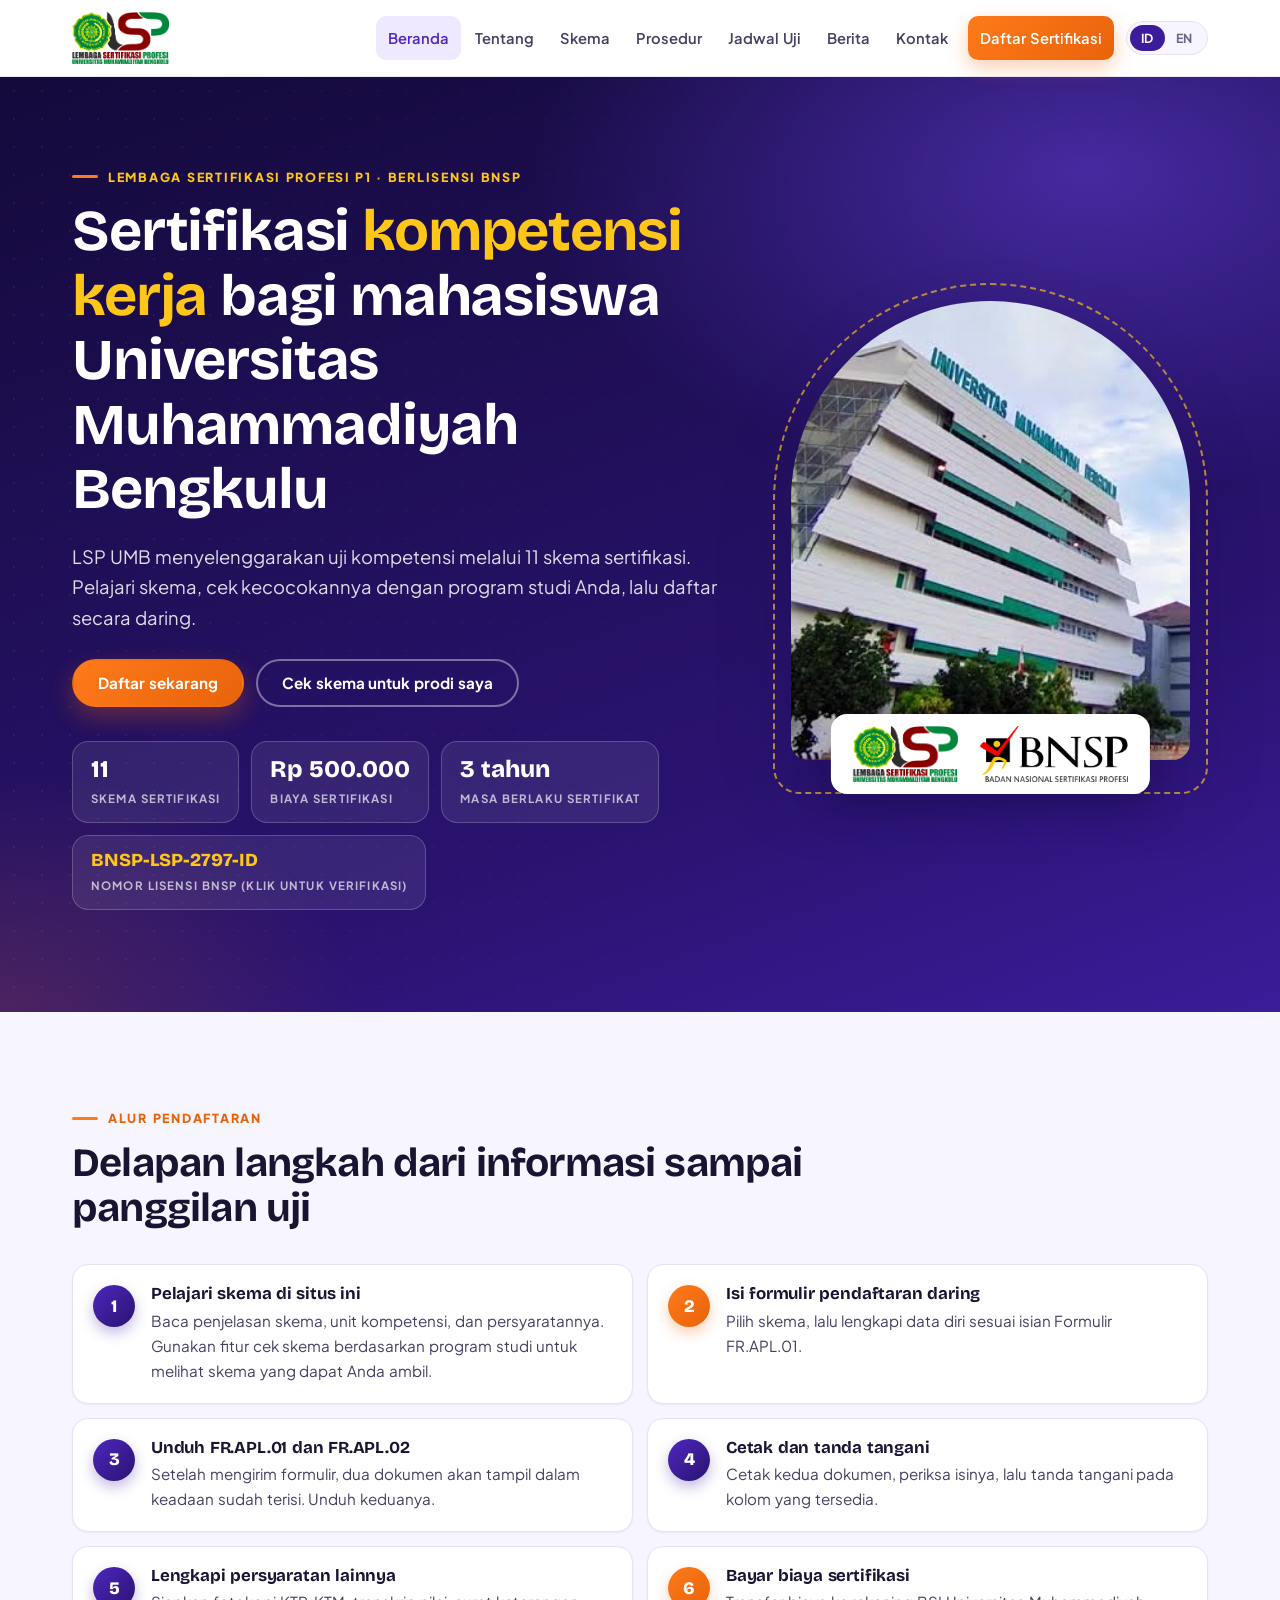
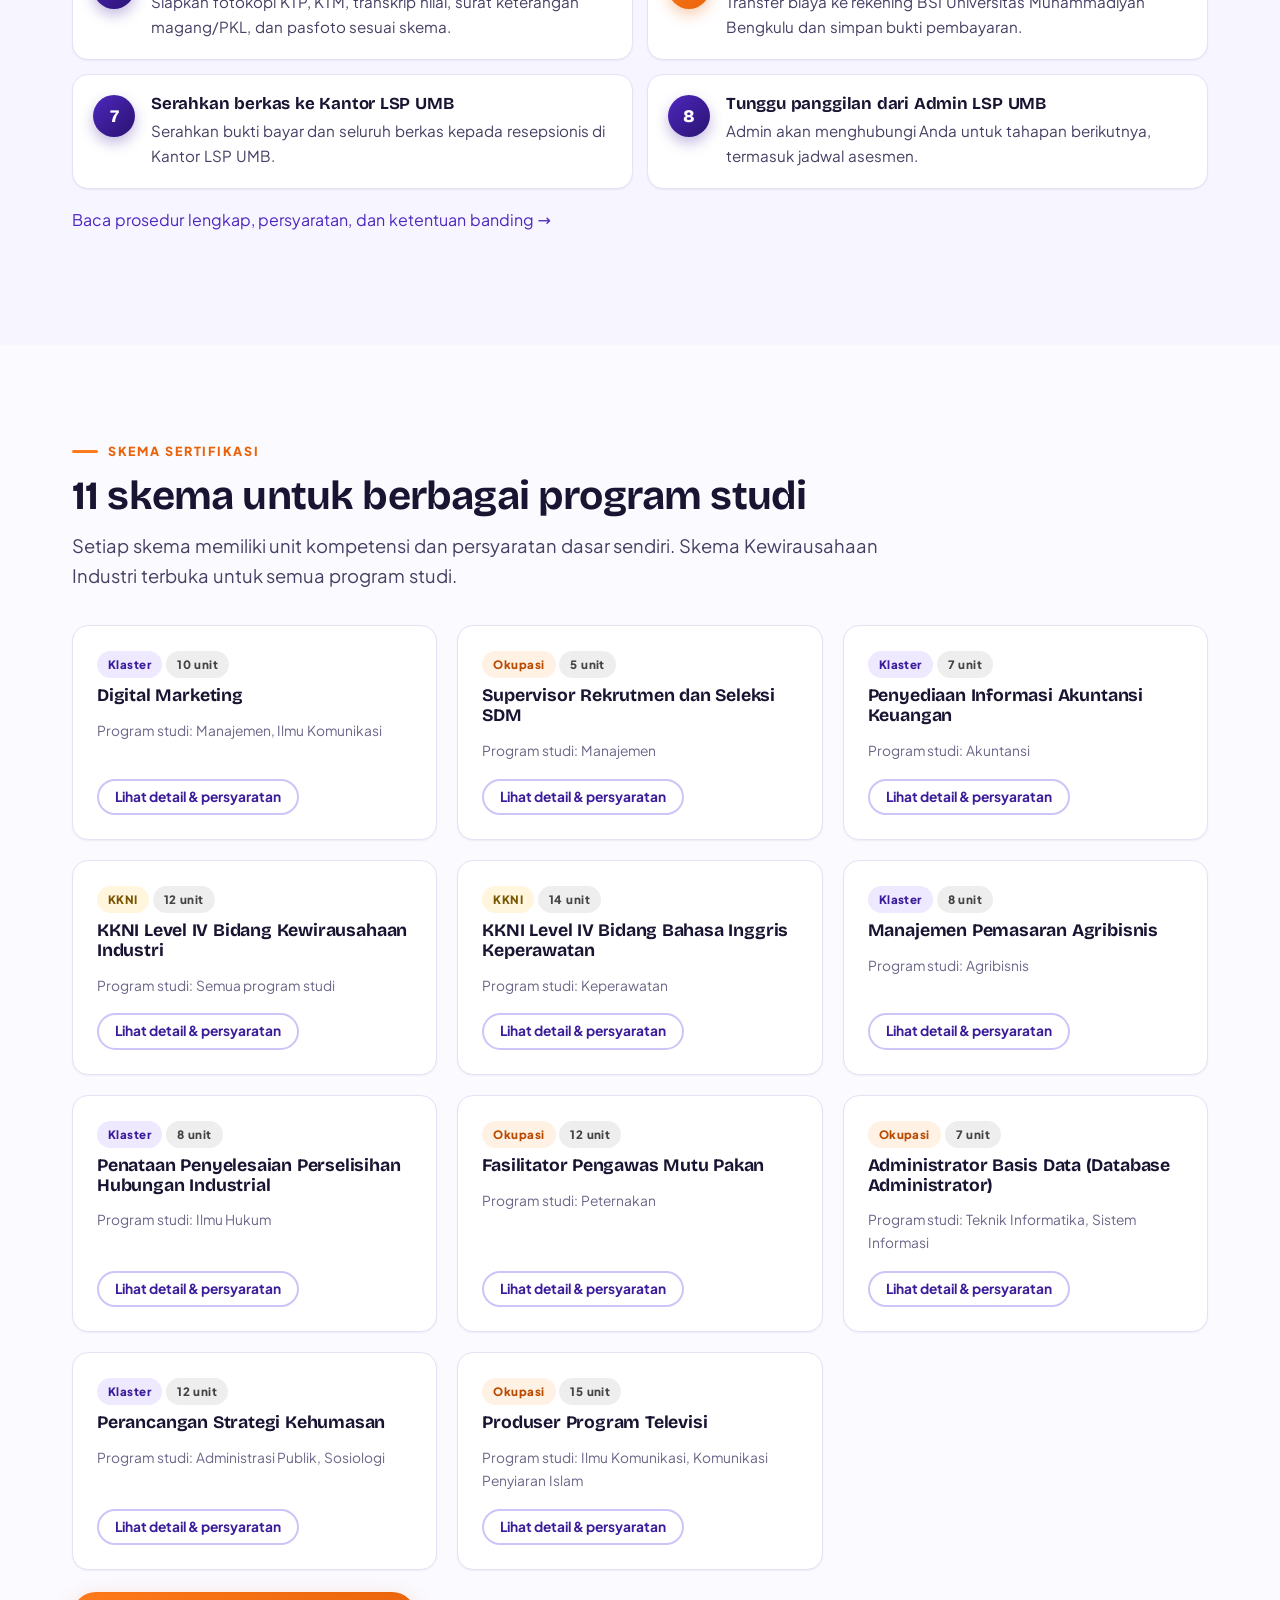
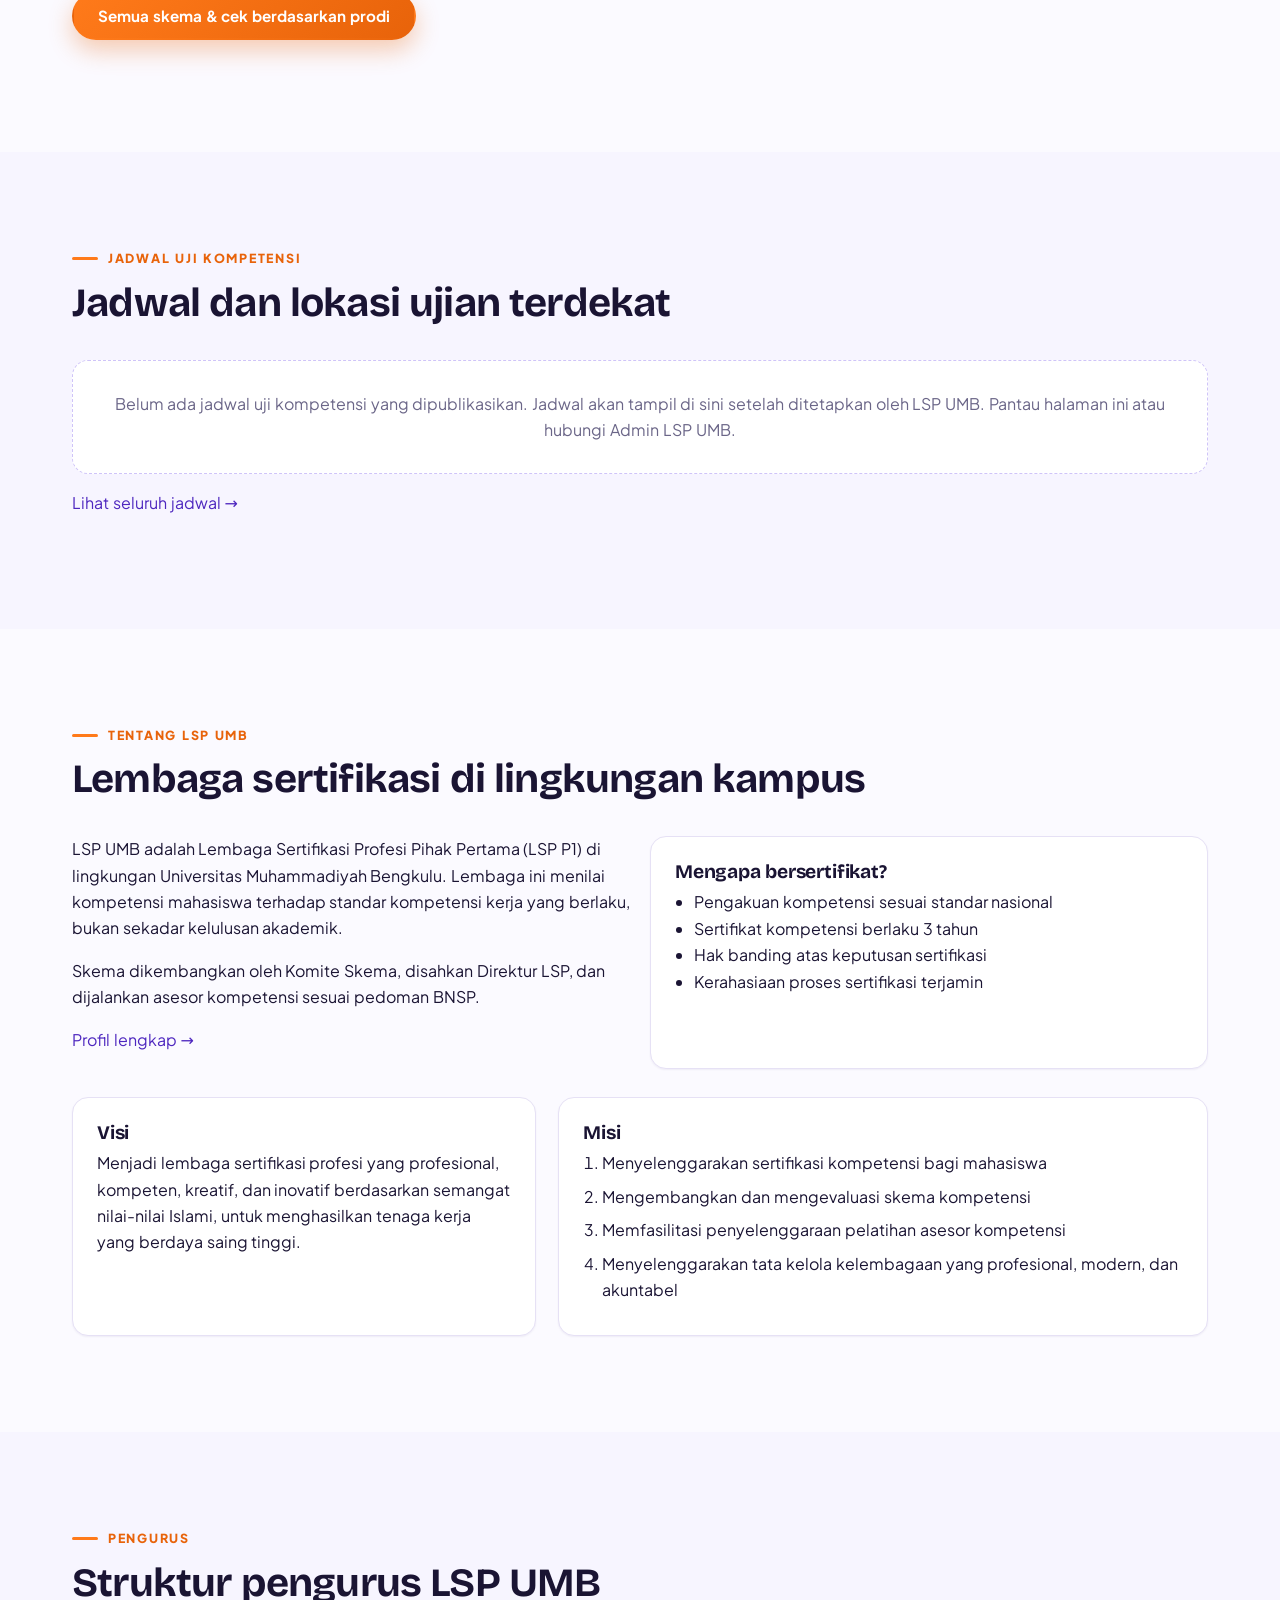
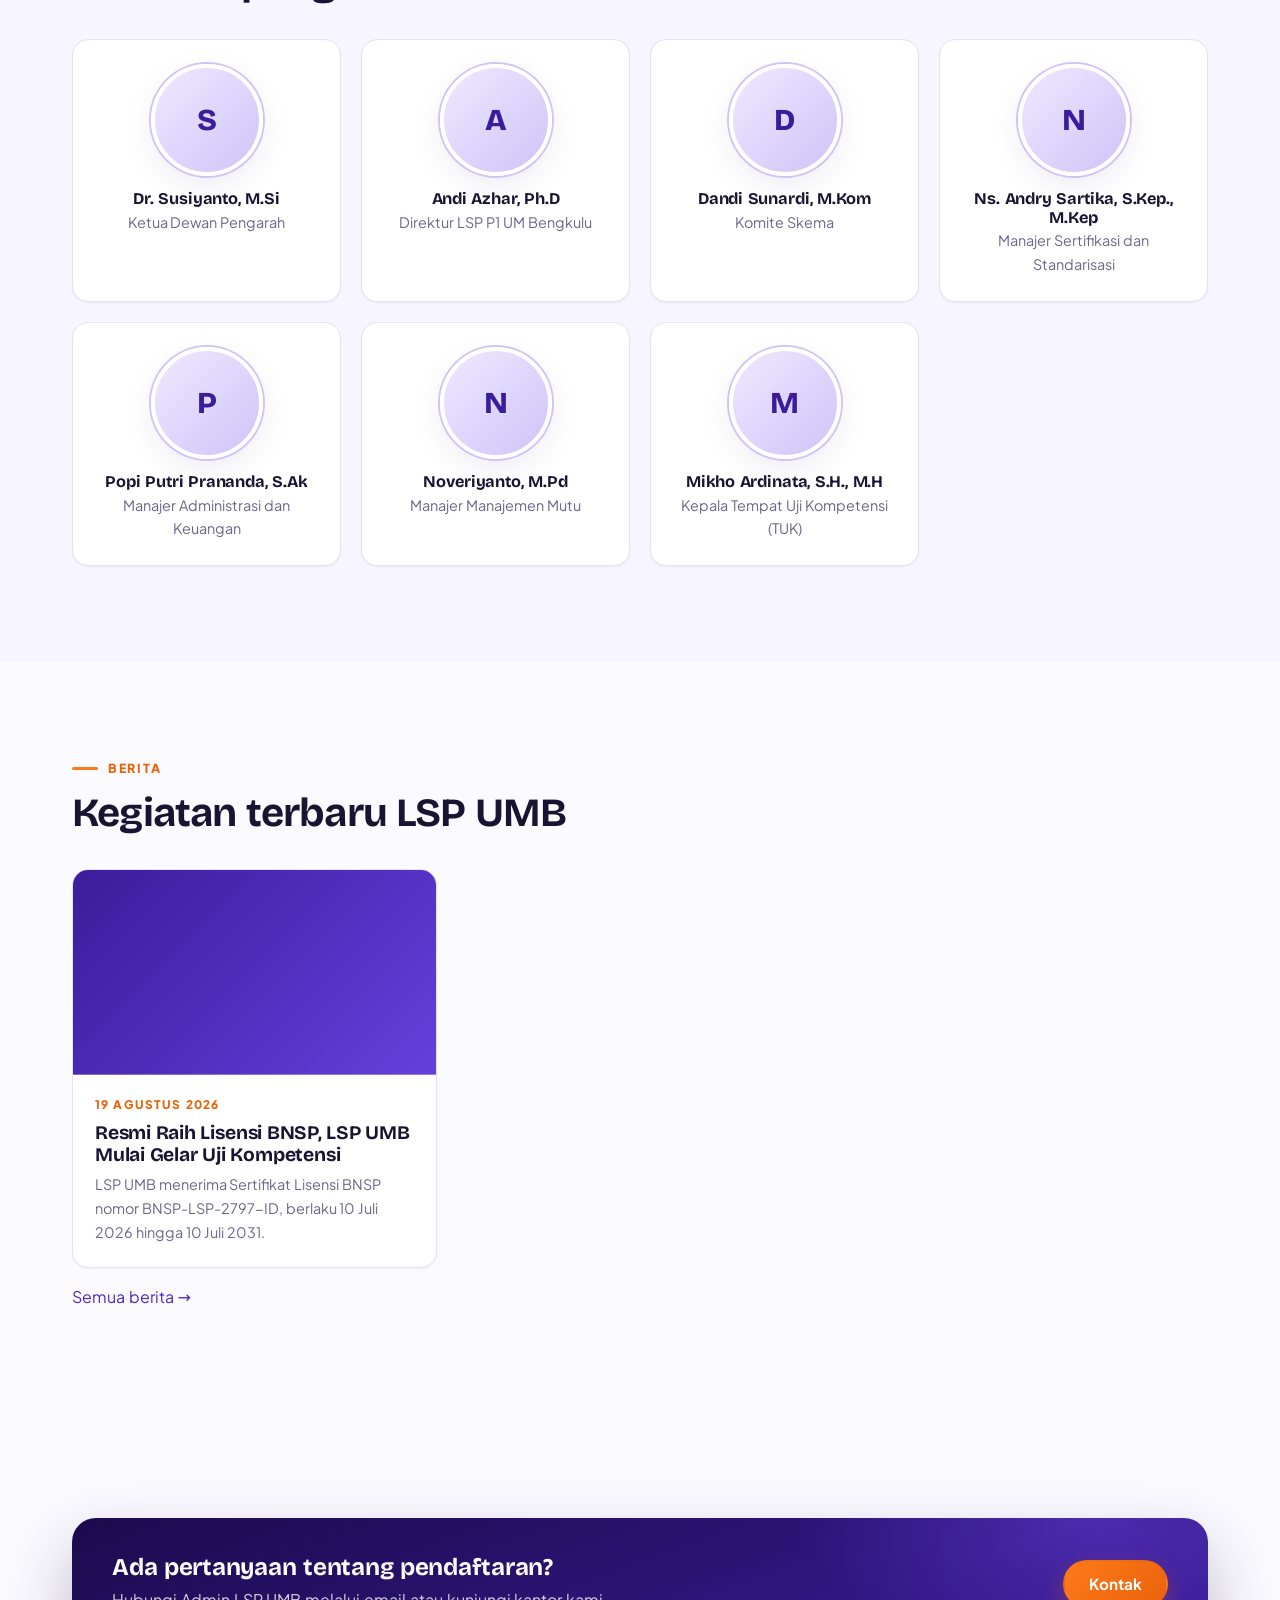
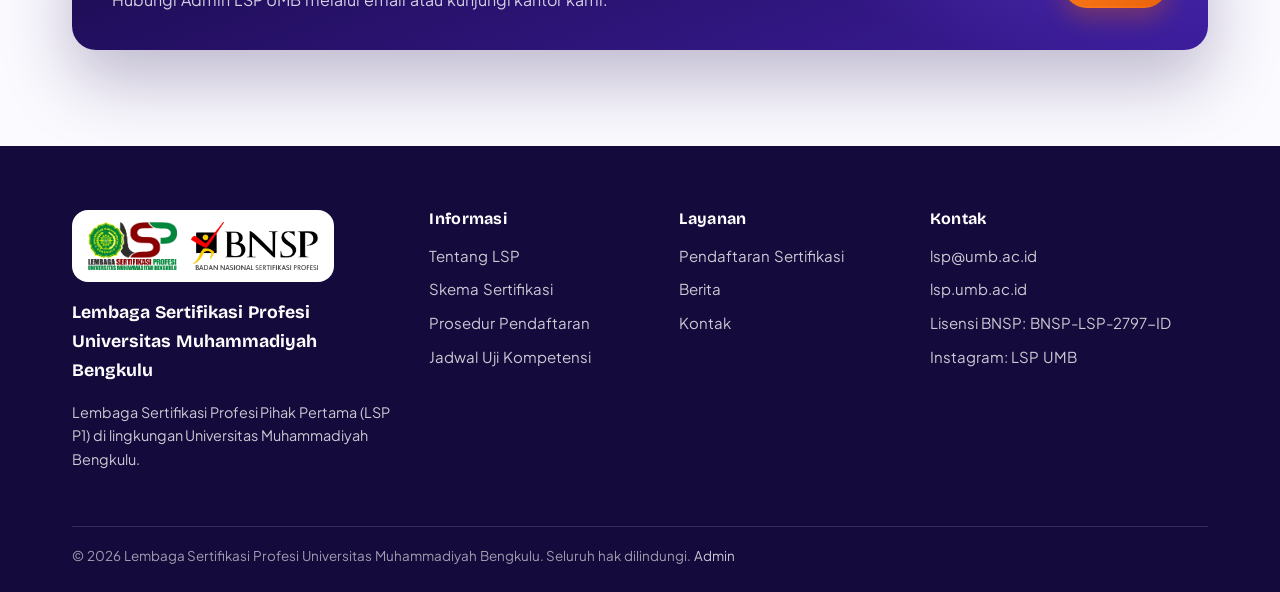
<file: index.html>
<!doctype html>
<html lang="id" data-lang="id">
<head>
<meta charset="utf-8">
<meta name="viewport" content="width=device-width,initial-scale=1">
<title>Beranda | LSP UMB</title>
<meta name="description" content="Lembaga Sertifikasi Profesi Universitas Muhammadiyah Bengkulu. Informasi skema, pendaftaran, dan jadwal uji kompetensi.">
<meta property="og:title" content="Beranda | LSP UMB">
<meta property="og:description" content="Lembaga Sertifikasi Profesi Universitas Muhammadiyah Bengkulu. Informasi skema, pendaftaran, dan jadwal uji kompetensi.">
<meta property="og:image" content="img/logo-lsp-umb.png">
<meta name="theme-color" content="#1B0B4D">
<link rel="icon" href="img/favicon.png">
<link rel="preload" href="fonts/plus-jakarta-sans-latin-wght-normal.woff2" as="font" type="font/woff2" crossorigin>
<link rel="preload" href="fonts/bricolage-grotesque-latin-wght-normal.woff2" as="font" type="font/woff2" crossorigin>
<link rel="stylesheet" href="css/style.css">
</head>
<body data-page="home" data-title-id="Beranda" data-title-en="Home">
<div id="site-header"></div>
<main id="main">
<section class="hero"><div class="wrap"><div>
<div class="eyebrow"><span data-l="id">Lembaga Sertifikasi Profesi P1 · Berlisensi BNSP</span><span data-l="en">First-party Certification Body · BNSP licensed</span></div>
<h1><span data-l="id">Sertifikasi <em>kompetensi kerja</em> bagi mahasiswa Universitas Muhammadiyah Bengkulu</span><span data-l="en">Professional <em>competency</em> certification for Universitas Muhammadiyah Bengkulu students</span></h1>
<p class="lead" data-l="id">LSP UMB menyelenggarakan uji kompetensi melalui 11 skema sertifikasi. Pelajari skema, cek kecocokannya dengan program studi Anda, lalu daftar secara daring.</p><p class="lead" data-l="en">LSP UMB runs competency tests through 11 certification schemes. Study the schemes, check which fit your study program, then register online.</p>
<div class="actions"><a class="btn" href="daftar.html"><span data-l="id">Daftar sekarang</span><span data-l="en">Register now</span></a><a class="btn ghost" href="skema.html#cek"><span data-l="id">Cek skema untuk prodi saya</span><span data-l="en">Find schemes for my program</span></a></div>
<div class="stats" id="hero-facts" aria-label="Ringkasan"></div></div>
<div class="hero-visual"><div class="hero-arch"><img src="img/gedung-umb.jpg" alt="Kampus Universitas Muhammadiyah Bengkulu" width="852" height="360"></div><div class="hero-logos"><img src="img/logo-lsp-umb.png" alt="LSP UMB" height="56"><img src="img/logo-bnsp.png" alt="BNSP" height="56"></div></div></div></section>

<section class="alt" id="alur"><div class="wrap"><div class="sec-head"><div class="eyebrow"><span data-l="id">Alur pendaftaran</span><span data-l="en">How to register</span></div><h2><span data-l="id">Delapan langkah dari informasi sampai panggilan uji</span><span data-l="en">Eight steps from information to your test call</span></h2></div>
<ol class="steps"><li><h3><span data-l="id">Pelajari skema di situs ini</span><span data-l="en">Study the schemes on this site</span></h3><p><span data-l="id">Baca penjelasan skema, unit kompetensi, dan persyaratannya. Gunakan fitur cek skema berdasarkan program studi untuk melihat skema yang dapat Anda ambil.</span><span data-l="en">Read the scheme descriptions, units and requirements. Use the study-program checker to see which schemes you can take.</span></p></li><li><h3><span data-l="id">Isi formulir pendaftaran daring</span><span data-l="en">Fill in the online registration form</span></h3><p><span data-l="id">Pilih skema, lalu lengkapi data diri sesuai isian Formulir FR.APL.01.</span><span data-l="en">Choose a scheme and complete your personal data, following the FR.APL.01 form.</span></p></li><li><h3><span data-l="id">Unduh FR.APL.01 dan FR.APL.02</span><span data-l="en">Download FR.APL.01 and FR.APL.02</span></h3><p><span data-l="id">Setelah mengirim formulir, dua dokumen akan tampil dalam keadaan sudah terisi. Unduh keduanya.</span><span data-l="en">After submitting, both documents appear already filled in. Download both.</span></p></li><li><h3><span data-l="id">Cetak dan tanda tangani</span><span data-l="en">Print and sign</span></h3><p><span data-l="id">Cetak kedua dokumen, periksa isinya, lalu tanda tangani pada kolom yang tersedia.</span><span data-l="en">Print both documents, check them, and sign in the provided boxes.</span></p></li><li><h3><span data-l="id">Lengkapi persyaratan lainnya</span><span data-l="en">Complete the other requirements</span></h3><p><span data-l="id">Siapkan fotokopi KTP, KTM, transkrip nilai, surat keterangan magang/PKL, dan pasfoto sesuai skema.</span><span data-l="en">Prepare photocopies of ID, student card, transcript, internship certificate and photos as required by your scheme.</span></p></li><li><h3><span data-l="id">Bayar biaya sertifikasi</span><span data-l="en">Pay the certification fee</span></h3><p><span data-l="id">Transfer biaya ke rekening BSI Universitas Muhammadiyah Bengkulu dan simpan bukti pembayaran.</span><span data-l="en">Transfer the fee to the Universitas Muhammadiyah Bengkulu BSI account and keep the receipt.</span></p></li><li><h3><span data-l="id">Serahkan berkas ke Kantor LSP UMB</span><span data-l="en">Submit documents to the LSP UMB office</span></h3><p><span data-l="id">Serahkan bukti bayar dan seluruh berkas kepada resepsionis di Kantor LSP UMB.</span><span data-l="en">Hand the payment receipt and all documents to the receptionist at the LSP UMB office.</span></p></li><li><h3><span data-l="id">Tunggu panggilan dari Admin LSP UMB</span><span data-l="en">Wait for a call from LSP UMB admin</span></h3><p><span data-l="id">Admin akan menghubungi Anda untuk tahapan berikutnya, termasuk jadwal asesmen.</span><span data-l="en">The admin will contact you about the next stages, including the assessment schedule.</span></p></li></ol>
<p style="margin-top:18px"><a href="prosedur.html"><span data-l="id">Baca prosedur lengkap, persyaratan, dan ketentuan banding →</span><span data-l="en">Read the full procedure, requirements and appeals →</span></a></p></div></section>

<section id="skema"><div class="wrap"><div class="sec-head"><div class="eyebrow"><span data-l="id">Skema sertifikasi</span><span data-l="en">Certification schemes</span></div><h2><span data-l="id">11 skema untuk berbagai program studi</span><span data-l="en">11 schemes across study programs</span></h2><p class="lead" data-l="id">Setiap skema memiliki unit kompetensi dan persyaratan dasar sendiri. Skema Kewirausahaan Industri terbuka untuk semua program studi.</p><p class="lead" data-l="en">Each scheme has its own units of competency and basic requirements. The Industrial Entrepreneurship scheme is open to all study programs.</p></div>
<div class="grid g3" id="home-skema"></div>
<p style="margin-top:22px"><a class="btn" href="skema.html"><span data-l="id">Semua skema & cek berdasarkan prodi</span><span data-l="en">All schemes & study-program checker</span></a></p></div></section>

<section class="alt" id="jadwal"><div class="wrap"><div class="sec-head"><div class="eyebrow"><span data-l="id">Jadwal uji kompetensi</span><span data-l="en">Competency test schedule</span></div><h2><span data-l="id">Jadwal dan lokasi ujian terdekat</span><span data-l="en">Upcoming tests and venues</span></h2></div>
<div id="home-jadwal"><p class="loading">…</p></div><p style="margin-top:16px"><a href="jadwal.html"><span data-l="id">Lihat seluruh jadwal →</span><span data-l="en">See the full schedule →</span></a></p></div></section>

<section id="tentang"><div class="wrap"><div class="sec-head"><div class="eyebrow"><span data-l="id">Tentang LSP UMB</span><span data-l="en">About LSP UMB</span></div><h2><span data-l="id">Lembaga sertifikasi di lingkungan kampus</span><span data-l="en">A certification body inside the university</span></h2></div>
<div class="grid g2"><div><p data-l="id">LSP UMB adalah Lembaga Sertifikasi Profesi Pihak Pertama (LSP P1) di lingkungan Universitas Muhammadiyah Bengkulu. Lembaga ini menilai kompetensi mahasiswa terhadap standar kompetensi kerja yang berlaku, bukan sekadar kelulusan akademik.</p><p data-l="en">LSP UMB is the first-party Professional Certification Body (LSP P1) of Universitas Muhammadiyah Bengkulu. It assesses student competence against applicable work competency standards, beyond academic graduation.</p><div id="home-tambahan"></div>
<p data-l="id">Skema dikembangkan oleh Komite Skema, disahkan Direktur LSP, dan dijalankan asesor kompetensi sesuai pedoman BNSP.</p><p data-l="en">Schemes are developed by the Scheme Committee, approved by the LSP Director and delivered by competency assessors under BNSP guidelines.</p>
<p><a href="tentang.html"><span data-l="id">Profil lengkap →</span><span data-l="en">Full profile →</span></a></p></div>
<div class="card"><h3><span data-l="id">Mengapa bersertifikat?</span><span data-l="en">Why certify?</span></h3><ul style="margin:0;padding-left:1.2em"><li><span data-l="id">Pengakuan kompetensi sesuai standar nasional</span><span data-l="en">Recognition against national standards</span></li><li><span data-l="id">Sertifikat kompetensi berlaku 3 tahun</span><span data-l="en">Certificate valid for 3 years</span></li><li><span data-l="id">Hak banding atas keputusan sertifikasi</span><span data-l="en">Right to appeal certification decisions</span></li><li><span data-l="id">Kerahasiaan proses sertifikasi terjamin</span><span data-l="en">Confidential certification process</span></li></ul></div></div>
<div id="home-vm-sec" style="margin-top:28px"><div id="home-vm"></div></div></div></section>

<section class="alt" id="pengurus"><div class="wrap"><div class="sec-head"><div class="eyebrow"><span data-l="id">Pengurus</span><span data-l="en">Management</span></div><h2><span data-l="id">Struktur pengurus LSP UMB</span><span data-l="en">LSP UMB management</span></h2></div><div id="home-pengurus"></div></div></section>

<section id="berita"><div class="wrap"><div class="sec-head"><div class="eyebrow"><span data-l="id">Berita</span><span data-l="en">News</span></div><h2><span data-l="id">Kegiatan terbaru LSP UMB</span><span data-l="en">Latest LSP UMB activities</span></h2></div><div id="home-berita"></div><p style="margin-top:16px"><a href="berita.html"><span data-l="id">Semua berita →</span><span data-l="en">All news →</span></a></p></div></section>

<section class="alt"><div class="wrap"><div class="sec-head"><div class="eyebrow"><span data-l="id">Galeri</span><span data-l="en">Gallery</span></div><h2><span data-l="id">Dokumentasi kegiatan</span><span data-l="en">Activity photos</span></h2></div><div id="home-galeri"></div></div></section>

<section><div class="wrap"><div class="cta-band"><div><h3><span data-l="id">Ada pertanyaan tentang pendaftaran?</span><span data-l="en">Questions about registration?</span></h3><p><span data-l="id">Hubungi Admin LSP UMB melalui email atau kunjungi kantor kami.</span><span data-l="en">Contact the LSP UMB admin by email or visit our office.</span></p></div><a class="btn" href="kontak.html"><span data-l="id">Kontak</span><span data-l="en">Contact</span></a></div></div></section>
</main>
<div id="site-footer"></div>
<script src="js/config.js"></script>
<script src="data/skema.js"></script>
<script src="data/elemen.js"></script>
<script src="js/app.js"></script>
<script src="js/pages.js"></script>
</body>
</html>
</file>
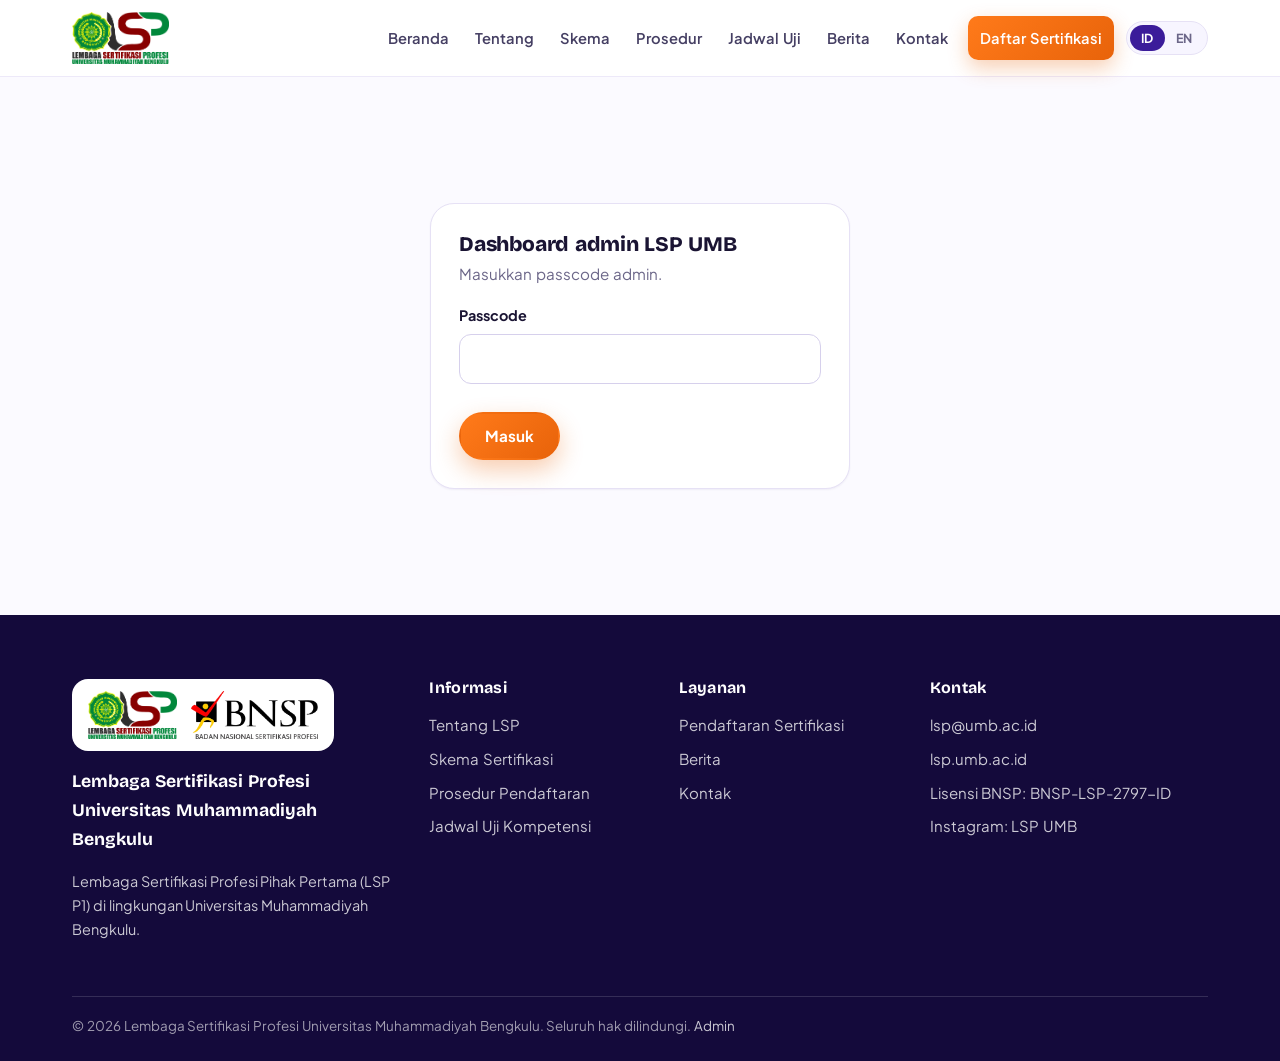
<file: admin.html>
<!doctype html>
<html lang="id" data-lang="id">
<head>
<meta charset="utf-8">
<meta name="viewport" content="width=device-width,initial-scale=1">
<title>Admin | LSP UMB</title>
<meta name="description" content="Dashboard admin LSP UMB.">
<meta property="og:title" content="Admin | LSP UMB">
<meta property="og:description" content="Dashboard admin LSP UMB.">
<meta property="og:image" content="img/logo-lsp-umb.png">
<meta name="robots" content="noindex,nofollow"><meta name="theme-color" content="#1B0B4D">
<link rel="icon" href="img/favicon.png">
<link rel="preload" href="fonts/plus-jakarta-sans-latin-wght-normal.woff2" as="font" type="font/woff2" crossorigin>
<link rel="preload" href="fonts/bricolage-grotesque-latin-wght-normal.woff2" as="font" type="font/woff2" crossorigin>
<link rel="stylesheet" href="css/style.css">
</head>
<body data-page="admin" data-title-id="Admin" data-title-en="Admin">
<div id="site-header"></div>
<main id="main">
<section><div class="wrap" style="max-width:1000px">
<div id="a-login" style="max-width:420px;margin:30px auto"><div class="form-card"><h2>Dashboard admin LSP UMB</h2><p class="sub">Masukkan passcode admin.</p><form id="a-login-form"><div class="field"><label for="a-pass">Passcode</label><input id="a-pass" type="password" autocomplete="current-password" required></div><p id="a-lmsg" class="err" role="alert"></p><p style="margin:12px 0 0"><button class="btn" id="a-go" type="submit">Masuk</button></p></form></div></div>
<div id="a-app" style="display:none"><div style="display:flex;justify-content:space-between;align-items:center;gap:12px;flex-wrap:wrap"><h1 style="font-size:1.6rem;margin:0">Dashboard admin</h1><button class="btn ghost small" id="a-out">Keluar</button></div>
<div class="toolbar" id="a-tabs" style="margin-top:18px"></div><div id="a-msg" class="alert info" style="display:none" role="status"></div>
<div style="display:flex;justify-content:space-between;align-items:flex-end;gap:12px;flex-wrap:wrap;margin-bottom:14px"><div><h2 id="a-title" style="margin:0"></h2><p class="muted small" id="a-hint" style="margin:.2em 0 0"></p></div><div style="display:flex;gap:8px"><button class="btn ghost small" id="a-csv">Unduh CSV</button><button class="btn small" id="a-add">Tambah</button></div></div>
<div id="a-table"></div><dialog id="a-dlg"></dialog></div></div></section>
</main>
<div id="site-footer"></div>
<script src="js/config.js"></script>
<script src="data/skema.js"></script>
<script src="data/elemen.js"></script>
<script src="js/app.js"></script>
<script src="js/pages.js"></script>
<script src="js/admin.js"></script>
</body>
</html>
</file>
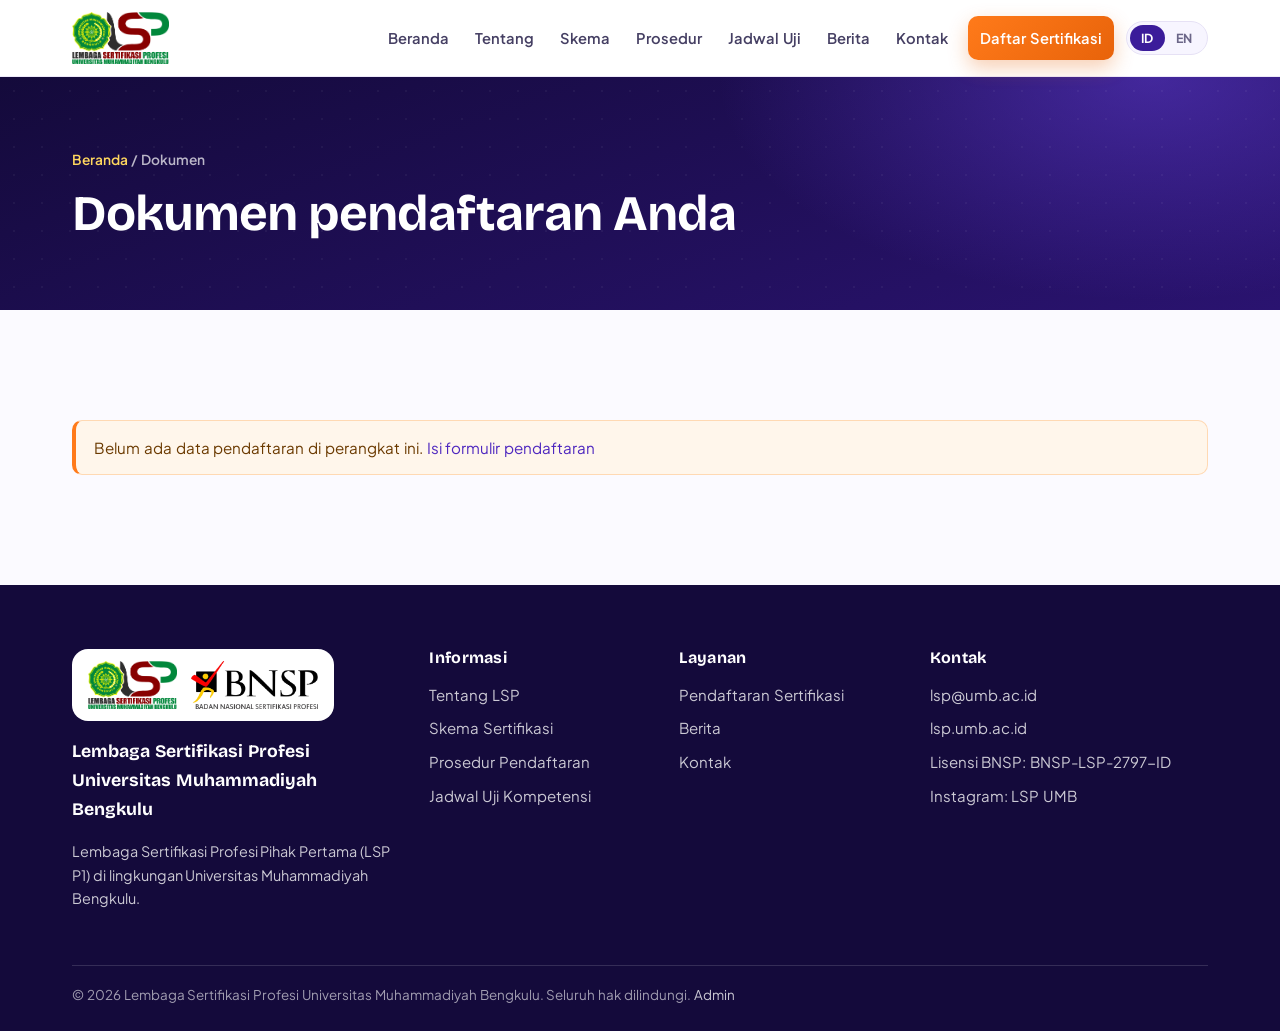
<file: apl.html>
<!doctype html>
<html lang="id" data-lang="id">
<head>
<meta charset="utf-8">
<meta name="viewport" content="width=device-width,initial-scale=1">
<title>Dokumen Pendaftaran | LSP UMB</title>
<meta name="description" content="FR.APL.01 dan FR.APL.02 yang sudah terisi.">
<meta property="og:title" content="Dokumen Pendaftaran | LSP UMB">
<meta property="og:description" content="FR.APL.01 dan FR.APL.02 yang sudah terisi.">
<meta property="og:image" content="img/logo-lsp-umb.png">
<meta name="theme-color" content="#1B0B4D">
<link rel="icon" href="img/favicon.png">
<link rel="preload" href="fonts/plus-jakarta-sans-latin-wght-normal.woff2" as="font" type="font/woff2" crossorigin>
<link rel="preload" href="fonts/bricolage-grotesque-latin-wght-normal.woff2" as="font" type="font/woff2" crossorigin>
<link rel="stylesheet" href="css/style.css"><link rel="stylesheet" href="css/apl.css">
</head>
<body data-page="apl" data-title-id="Dokumen Pendaftaran" data-title-en="Registration Documents">
<div id="site-header"></div>
<main id="main">
<div class="page-head"><div class="wrap"><div class="crumbs"><a href="index.html"><span data-l="id">Beranda</span><span data-l="en">Home</span></a> / <span data-l="id">Dokumen</span><span data-l="en">Documents</span></div><h1><span data-l="id">Dokumen pendaftaran Anda</span><span data-l="en">Your registration documents</span></h1></div></div>
<section><div class="wrap">
<div id="apl-empty" style="display:none" class="alert warn"><span data-l="id">Belum ada data pendaftaran di perangkat ini.</span><span data-l="en">No registration data found on this device.</span> <a href="daftar.html"><span data-l="id">Isi formulir pendaftaran</span><span data-l="en">Fill in the registration form</span></a></div>
<div id="apl-main">
<div class="form-card no-print"><div class="grid g3" style="margin-bottom:14px"><div><span class="muted small"><span data-l="id">No. pendaftaran</span><span data-l="en">Registration no.</span></span><br><strong id="reg-id"></strong></div><div><span class="muted small"><span data-l="id">Nama</span><span data-l="en">Name</span></span><br><strong id="reg-nama"></strong></div><div><span class="muted small"><span data-l="id">Skema</span><span data-l="en">Scheme</span></span><br><strong id="reg-skema"></strong></div></div>
<div id="unsaved" class="alert warn" style="display:none"><span data-l="id">Data Anda belum tersimpan di sistem LSP (server tidak terhubung). Formulir tetap dapat dicetak dan diserahkan, namun sebaiknya hubungi Admin LSP UMB untuk memastikan data tercatat.</span><span data-l="en">Your data is not yet saved in the LSP system (server unreachable). You can still print and submit the forms, but please contact the LSP UMB admin to make sure you are recorded.</span></div>
<div id="noelemen" class="alert warn" style="display:none"><span data-l="id">Elemen dan Kriteria Unjuk Kerja pada FR.APL.02 skema ini belum dimuat sistem, sehingga kolomnya kosong seperti pada templat. Lengkapi sesuai arahan asesor atau Admin LSP.</span><span data-l="en">The elements and performance criteria in this scheme's FR.APL.02 have not been loaded yet, so those fields are blank as in the template. Complete them as directed by the assessor or LSP admin.</span></div>
<h2 style="font-size:1.2rem"><span data-l="id">Unduh atau cetak</span><span data-l="en">Download or print</span></h2>
<div style="display:flex;flex-wrap:wrap;gap:10px"><button class="btn" id="dl1"><span data-l="id">Unduh FR.APL.01 (.docx)</span><span data-l="en">Download FR.APL.01 (.docx)</span></button><button class="btn" id="dl2"><span data-l="id">Unduh FR.APL.02 (.docx)</span><span data-l="en">Download FR.APL.02 (.docx)</span></button><button class="btn ghost" id="pr1"><span data-l="id">Cetak / PDF APL.01</span><span data-l="en">Print / PDF APL.01</span></button><button class="btn ghost" id="pr2"><span data-l="id">Cetak / PDF APL.02</span><span data-l="en">Print / PDF APL.02</span></button><button class="btn ghost" id="pr12"><span data-l="id">Cetak keduanya</span><span data-l="en">Print both</span></button><button class="btn ghost only-embedded" id="newtab"><span data-l="id">Buka di tab baru (bila unduhan bermasalah)</span><span data-l="en">Open in a new tab (if downloads fail)</span></button></div>
<p class="small muted" data-l="id">Di ponsel, pilih “Simpan sebagai PDF” pada dialog cetak, lalu cetak dari komputer atau tempat fotokopi.</p><p class="small muted" data-l="en">On a phone, choose “Save as PDF” in the print dialog, then print from a computer or copy shop.</p></div>
<div class="grid g2 no-print"><div class="form-card"><h2 style="font-size:1.2rem"><span data-l="id">Langkah berikutnya</span><span data-l="en">Next steps</span></h2><ol style="padding-left:1.2em;margin:0"><li><span data-l="id">Cetak FR.APL.01 dan FR.APL.02, lalu tanda tangani.</span><span data-l="en">Print FR.APL.01 and FR.APL.02 and sign them.</span></li><li><span data-l="id">Lengkapi berkas pada daftar di samping.</span><span data-l="en">Complete the documents listed alongside.</span></li><li><span data-l="id">Bayar biaya sertifikasi.</span><span data-l="en">Pay the certification fee.</span></li><li><span data-l="id">Serahkan semuanya kepada resepsionis Kantor LSP UMB.</span><span data-l="en">Hand everything to the LSP UMB office receptionist.</span></li><li><span data-l="id">Tunggu panggilan dari Admin LSP UMB.</span><span data-l="en">Wait for a call from the LSP UMB admin.</span></li></ol><div id="bayar" style="margin-top:14px"></div></div>
<div class="form-card"><h2 style="font-size:1.2rem"><span data-l="id">Berkas yang dibawa</span><span data-l="en">Documents to bring</span></h2><ul id="checklist" style="padding-left:1.2em;margin:0"></ul></div></div>
<h2 class="no-print" style="font-size:1.2rem"><span data-l="id">Pratinjau dokumen</span><span data-l="en">Document preview</span></h2>
<div class="apl-sheet" id="sheet1"></div><div class="apl-sheet" id="sheet2"></div></div></div></section>
<style>@media print{body.print-1 #sheet2,body.print-2 #sheet1{display:none!important}}</style>
</main>
<div id="site-footer"></div>
<script src="js/config.js"></script>
<script src="data/skema.js"></script>
<script src="data/elemen.js"></script>
<script src="js/app.js"></script>
<script src="js/pages.js"></script>
<script src="js/apl.js"></script>
<script src="js/daftar.js"></script>
</body>
</html>
</file>
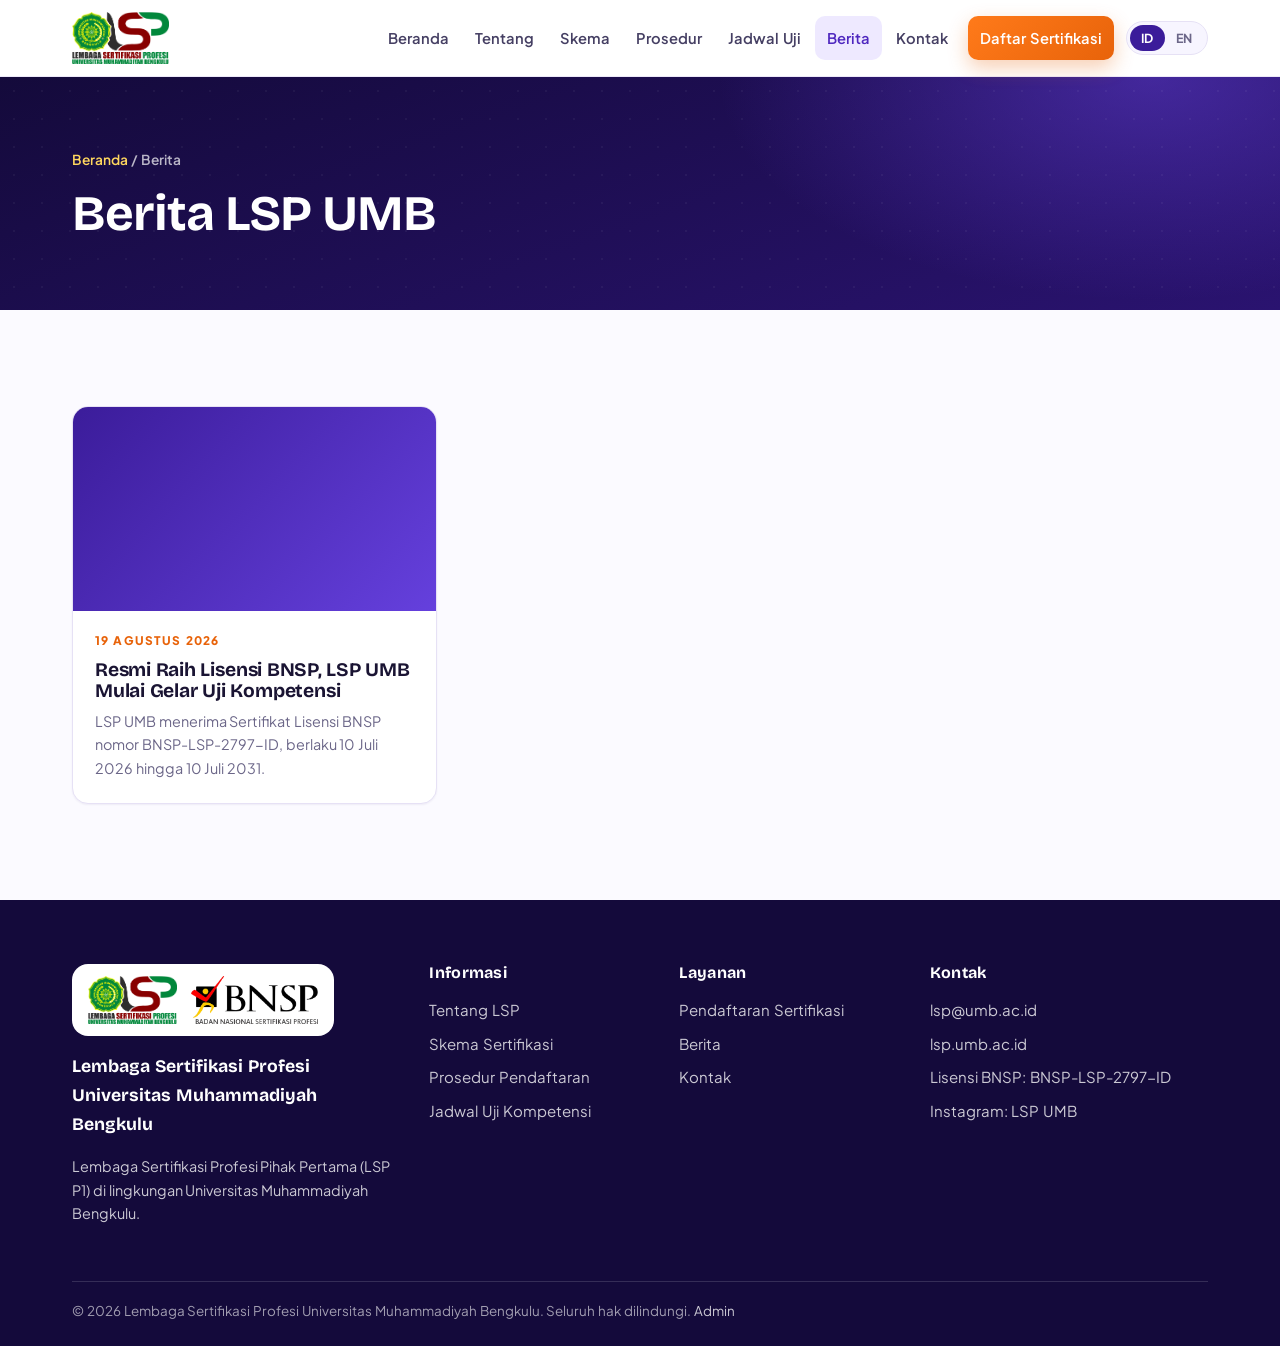
<file: berita.html>
<!doctype html>
<html lang="id" data-lang="id">
<head>
<meta charset="utf-8">
<meta name="viewport" content="width=device-width,initial-scale=1">
<title>Berita | LSP UMB</title>
<meta name="description" content="Berita dan kegiatan LSP Universitas Muhammadiyah Bengkulu.">
<meta property="og:title" content="Berita | LSP UMB">
<meta property="og:description" content="Berita dan kegiatan LSP Universitas Muhammadiyah Bengkulu.">
<meta property="og:image" content="img/logo-lsp-umb.png">
<meta name="theme-color" content="#1B0B4D">
<link rel="icon" href="img/favicon.png">
<link rel="preload" href="fonts/plus-jakarta-sans-latin-wght-normal.woff2" as="font" type="font/woff2" crossorigin>
<link rel="preload" href="fonts/bricolage-grotesque-latin-wght-normal.woff2" as="font" type="font/woff2" crossorigin>
<link rel="stylesheet" href="css/style.css">
</head>
<body data-page="berita" data-title-id="Berita" data-title-en="News">
<div id="site-header"></div>
<main id="main">
<div class="page-head"><div class="wrap"><div class="crumbs"><a href="index.html"><span data-l="id">Beranda</span><span data-l="en">Home</span></a> / <span data-l="id">Berita</span><span data-l="en">News</span></div><h1><span data-l="id">Berita LSP UMB</span><span data-l="en">LSP UMB news</span></h1></div></div>
<section><div class="wrap"><div id="berita-list"><p class="loading">…</p></div><div id="berita-detail" style="display:none"></div></div></section>
</main>
<div id="site-footer"></div>
<script src="js/config.js"></script>
<script src="data/skema.js"></script>
<script src="data/elemen.js"></script>
<script src="js/app.js"></script>
<script src="js/pages.js"></script>
</body>
</html>
</file>
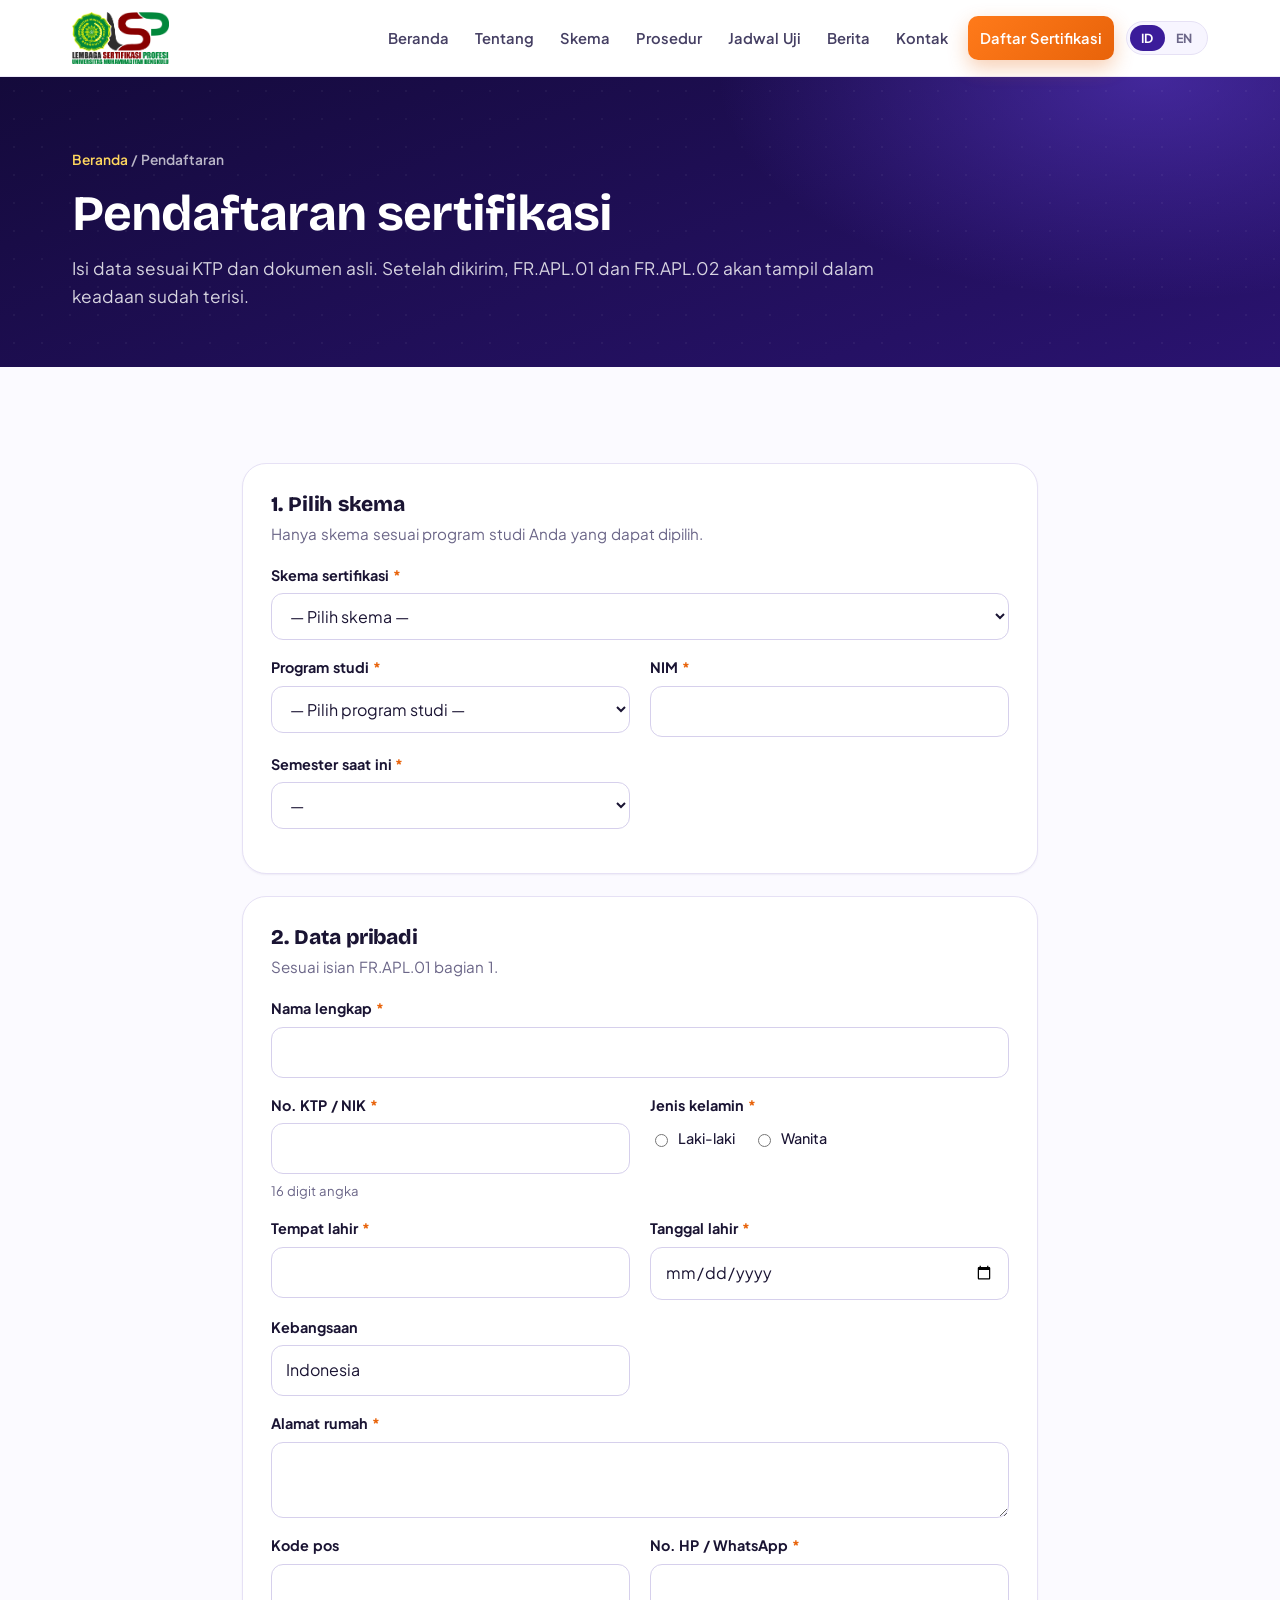
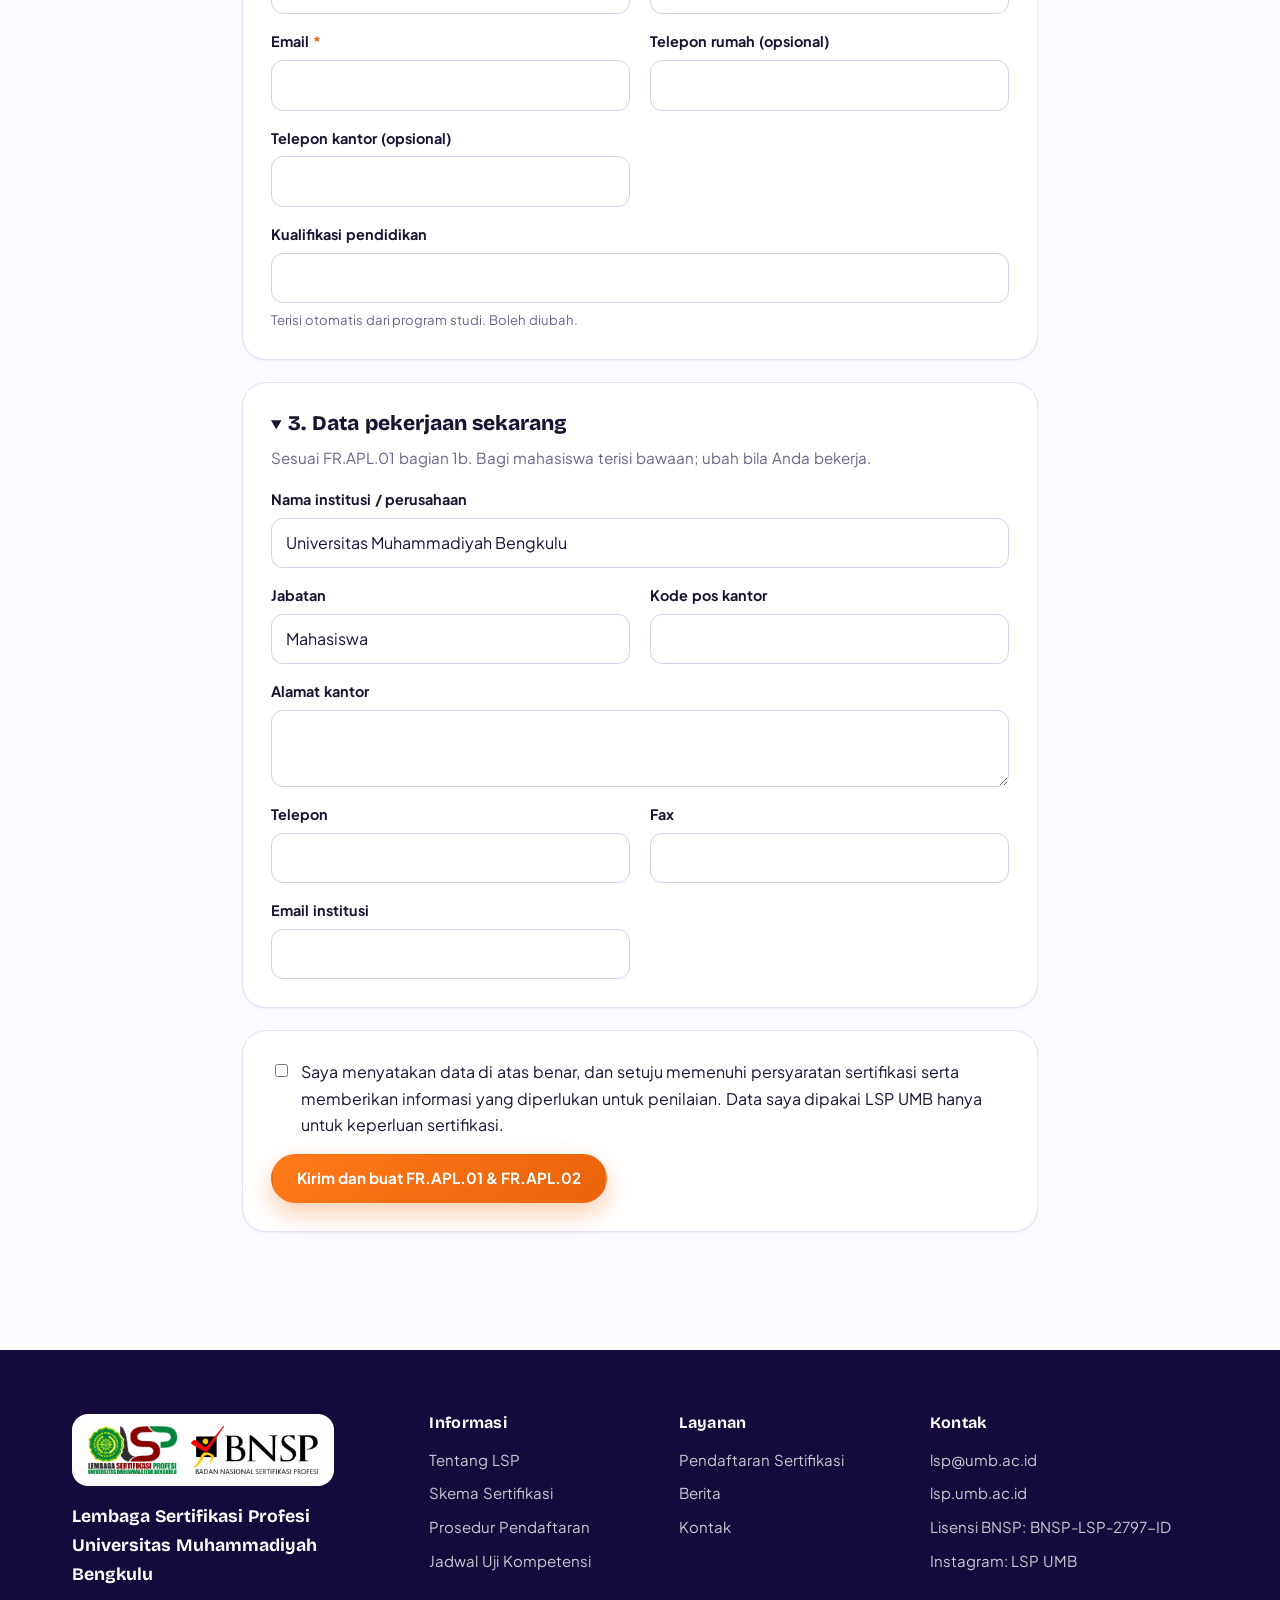
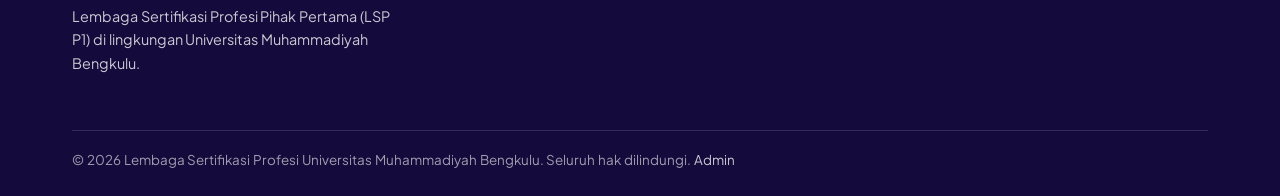
<file: daftar.html>
<!doctype html>
<html lang="id" data-lang="id">
<head>
<meta charset="utf-8">
<meta name="viewport" content="width=device-width,initial-scale=1">
<title>Pendaftaran | LSP UMB</title>
<meta name="description" content="Formulir pendaftaran sertifikasi kompetensi LSP UMB berdasarkan FR.APL.01.">
<meta property="og:title" content="Pendaftaran | LSP UMB">
<meta property="og:description" content="Formulir pendaftaran sertifikasi kompetensi LSP UMB berdasarkan FR.APL.01.">
<meta property="og:image" content="img/logo-lsp-umb.png">
<meta name="theme-color" content="#1B0B4D">
<link rel="icon" href="img/favicon.png">
<link rel="preload" href="fonts/plus-jakarta-sans-latin-wght-normal.woff2" as="font" type="font/woff2" crossorigin>
<link rel="preload" href="fonts/bricolage-grotesque-latin-wght-normal.woff2" as="font" type="font/woff2" crossorigin>
<link rel="stylesheet" href="css/style.css">
</head>
<body data-page="daftar" data-title-id="Pendaftaran" data-title-en="Registration">
<div id="site-header"></div>
<main id="main">
<div class="page-head"><div class="wrap"><div class="crumbs"><a href="index.html"><span data-l="id">Beranda</span><span data-l="en">Home</span></a> / <span data-l="id">Pendaftaran</span><span data-l="en">Registration</span></div><h1><span data-l="id">Pendaftaran sertifikasi</span><span data-l="en">Certification registration</span></h1><p data-l="id">Isi data sesuai KTP dan dokumen asli. Setelah dikirim, FR.APL.01 dan FR.APL.02 akan tampil dalam keadaan sudah terisi.</p><p data-l="en">Fill in data exactly as on your ID and original documents. After submitting, FR.APL.01 and FR.APL.02 appear already filled in.</p></div></div>
<section><div class="wrap" style="max-width:860px">
<div id="closed" class="alert warn" style="display:none"><span data-l="id">Pendaftaran sedang ditutup. Silakan pantau halaman Jadwal atau hubungi Admin LSP UMB.</span><span data-l="en">Registration is currently closed. Check the Schedule page or contact the LSP UMB admin.</span></div>
<form id="f" novalidate autocomplete="on">
<div class="form-card"><h2><span data-l="id">1. Pilih skema</span><span data-l="en">1. Choose a scheme</span></h2><p class="sub"><span data-l="id">Hanya skema sesuai program studi Anda yang dapat dipilih.</span><span data-l="en">Only schemes matching your study program are accepted.</span></p><div class="fgrid">
<div class="field full"><label for="skema" class="req"><span data-l="id">Skema sertifikasi</span><span data-l="en">Certification scheme</span></label><select id="skema" name="skema"></select><div class="skema-info" id="skema-info" style="display:none"></div></div>
<div class="field"><label for="prodi" class="req"><span data-l="id">Program studi</span><span data-l="en">Study program</span></label><select id="prodi" name="prodi"></select></div>
<div class="field" id="prodi_lain_wrap" style="display:none"><label for="prodi_lain"><span data-l="id">Nama program studi</span><span data-l="en">Study program name</span></label><input id="prodi_lain" type="text"></div>
<div class="field"><label for="nim" class="req">NIM</label><input id="nim" name="nim" type="text" inputmode="numeric" autocomplete="off"></div>
<div class="field"><label for="semester" class="req"><span data-l="id">Semester saat ini</span><span data-l="en">Current semester</span></label><select id="semester" name="semester"><option value="">—</option><option value="bawah"><span data-l="id">Di bawah VII</span><span data-l="en">Below VII</span></option><option value="VII">VII</option><option value="VIII">VIII</option><option value="IX">IX</option><option value="X atau lebih"><span data-l="id">X atau lebih</span><span data-l="en">X or above</span></option></select></div>
<div class="field full"><div id="elig" class="alert bad" style="display:none"></div></div></div></div>

<div class="form-card"><h2><span data-l="id">2. Data pribadi</span><span data-l="en">2. Personal data</span></h2><p class="sub"><span data-l="id">Sesuai isian FR.APL.01 bagian 1.</span><span data-l="en">As in FR.APL.01 part 1.</span></p><div class="fgrid">
<div class="field full"><label for="nama" class="req"><span data-l="id">Nama lengkap</span><span data-l="en">Full name</span></label><input id="nama" name="nama" type="text" autocomplete="name"></div>
<div class="field"><label for="nik" class="req"><span data-l="id">No. KTP / NIK</span><span data-l="en">National ID (NIK)</span></label><input id="nik" name="nik" type="text" inputmode="numeric" maxlength="16" autocomplete="off"><span class="hint"><span data-l="id">16 digit angka</span><span data-l="en">16 digits</span></span></div>
<div class="field"><span class="lbl req"><span data-l="id">Jenis kelamin</span><span data-l="en">Gender</span></span><div class="radios"><label><input type="radio" id="jk-l" name="jk" value="L"> <span data-l="id">Laki-laki</span><span data-l="en">Male</span></label><label><input type="radio" name="jk" value="P"> <span data-l="id">Wanita</span><span data-l="en">Female</span></label></div></div>
<div class="field"><label for="tempat" class="req"><span data-l="id">Tempat lahir</span><span data-l="en">Place of birth</span></label><input id="tempat" name="tempat" type="text" ></div>
<div class="field"><label for="tgl" class="req"><span data-l="id">Tanggal lahir</span><span data-l="en">Date of birth</span></label><input id="tgl" name="tgl" type="date" ></div>
<div class="field"><label for="kebangsaan"><span data-l="id">Kebangsaan</span><span data-l="en">Nationality</span></label><input id="kebangsaan" name="kebangsaan" type="text" value="Indonesia"></div>
<div class="field full"><label for="alamat" class="req"><span data-l="id">Alamat rumah</span><span data-l="en">Home address</span></label><textarea id="alamat" name="alamat" rows="2" autocomplete="street-address"></textarea></div>
<div class="field"><label for="kodepos"><span data-l="id">Kode pos</span><span data-l="en">Postal code</span></label><input id="kodepos" name="kodepos" type="text" inputmode="numeric" autocomplete="postal-code"></div>
<div class="field"><label for="hp" class="req"><span data-l="id">No. HP / WhatsApp</span><span data-l="en">Mobile / WhatsApp</span></label><input id="hp" name="hp" type="tel" autocomplete="tel"></div>
<div class="field"><label for="email" class="req"><span data-l="id">Email</span><span data-l="en">Email</span></label><input id="email" name="email" type="email" autocomplete="email"></div>
<div class="field"><label for="telpRumah"><span data-l="id">Telepon rumah (opsional)</span><span data-l="en">Home phone (optional)</span></label><input id="telpRumah" name="telpRumah" type="tel" ></div>
<div class="field"><label for="telpKantor"><span data-l="id">Telepon kantor (opsional)</span><span data-l="en">Office phone (optional)</span></label><input id="telpKantor" name="telpKantor" type="tel" ></div>
<div class="field full"><label for="pendidikan"><span data-l="id">Kualifikasi pendidikan</span><span data-l="en">Education qualification</span></label><input id="pendidikan" name="pendidikan" type="text"><span class="hint"><span data-l="id">Terisi otomatis dari program studi. Boleh diubah.</span><span data-l="en">Filled from your study program. You may edit it.</span></span></div></div></div>

<details class="form-card" open><summary style="cursor:pointer"><span style="font:800 1.3rem var(--font-d)"><span data-l="id">3. Data pekerjaan sekarang</span><span data-l="en">3. Current employment</span></span></summary><p class="sub" style="margin-top:8px"><span data-l="id">Sesuai FR.APL.01 bagian 1b. Bagi mahasiswa terisi bawaan; ubah bila Anda bekerja.</span><span data-l="en">As in FR.APL.01 part 1b. Prefilled for students; change it if you work.</span></p><div class="fgrid">
<div class="field full"><label for="institusi"><span data-l="id">Nama institusi / perusahaan</span><span data-l="en">Institution / company</span></label><input id="institusi" name="institusi" type="text" value="Universitas Muhammadiyah Bengkulu"></div>
<div class="field"><label for="jabatan"><span data-l="id">Jabatan</span><span data-l="en">Position</span></label><input id="jabatan" name="jabatan" type="text" value="Mahasiswa"></div>
<div class="field"><label for="kodeposKantor"><span data-l="id">Kode pos kantor</span><span data-l="en">Office postal code</span></label><input id="kodeposKantor" name="kodeposKantor" type="text" ></div>
<div class="field full"><label for="alamatKantor"><span data-l="id">Alamat kantor</span><span data-l="en">Office address</span></label><textarea id="alamatKantor" rows="2"></textarea></div>
<div class="field"><label for="telpInstitusi"><span data-l="id">Telepon</span><span data-l="en">Phone</span></label><input id="telpInstitusi" name="telpInstitusi" type="tel" ></div><div class="field"><label for="fax"><span data-l="id">Fax</span><span data-l="en">Fax</span></label><input id="fax" name="fax" type="text" ></div><div class="field"><label for="emailInstitusi"><span data-l="id">Email institusi</span><span data-l="en">Institution email</span></label><input id="emailInstitusi" name="emailInstitusi" type="email" ></div></div></details>

<div class="form-card"><div class="check"><input type="checkbox" id="setuju"><label for="setuju"><span data-l="id">Saya menyatakan data di atas benar, dan setuju memenuhi persyaratan sertifikasi serta memberikan informasi yang diperlukan untuk penilaian. Data saya dipakai LSP UMB hanya untuk keperluan sertifikasi.</span><span data-l="en">I declare the data above is true, agree to meet certification requirements and provide information needed for assessment. LSP UMB uses my data only for certification purposes.</span></label></div>
<div class="hp" aria-hidden="true"><label>Website <input type="text" id="website" tabindex="-1" autocomplete="off"></label></div>
<div id="form-msg" role="status" aria-live="polite" style="margin-top:14px"></div>
<p style="margin:16px 0 0"><button type="submit" class="btn" id="submit"><span data-l="id">Kirim dan buat FR.APL.01 & FR.APL.02</span><span data-l="en">Submit and generate FR.APL.01 & FR.APL.02</span></button></p></div>
</form></div></section>
</main>
<div id="site-footer"></div>
<script src="js/config.js"></script>
<script src="data/skema.js"></script>
<script src="data/elemen.js"></script>
<script src="js/app.js"></script>
<script src="js/pages.js"></script>
<script src="js/daftar.js"></script>
</body>
</html>
</file>
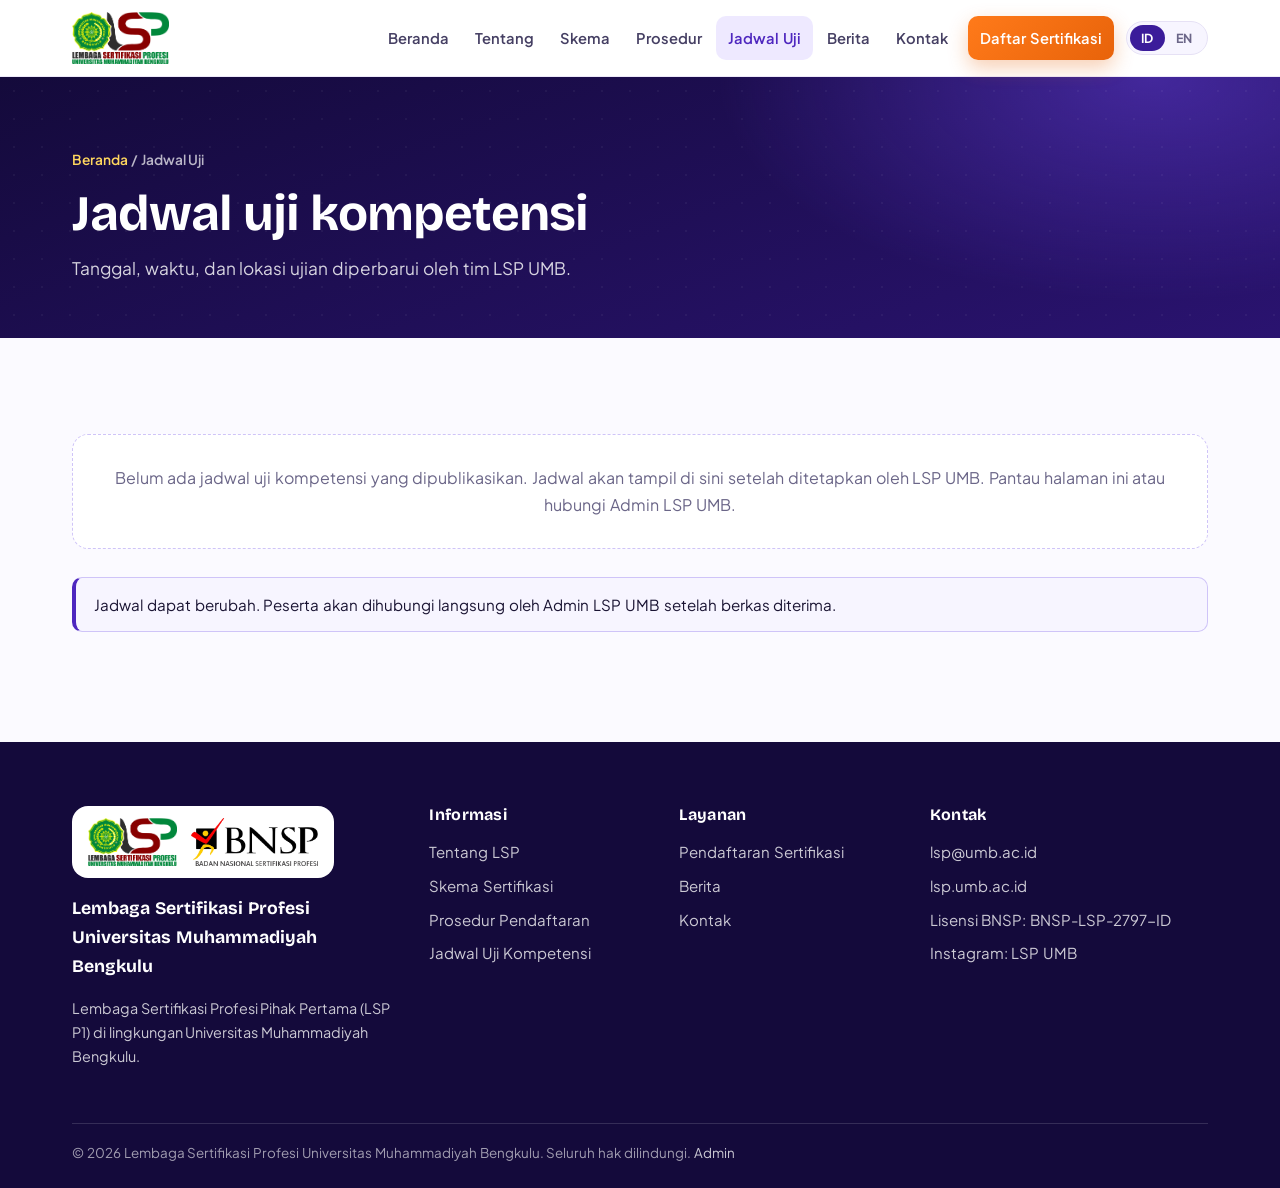
<file: jadwal.html>
<!doctype html>
<html lang="id" data-lang="id">
<head>
<meta charset="utf-8">
<meta name="viewport" content="width=device-width,initial-scale=1">
<title>Jadwal Uji Kompetensi | LSP UMB</title>
<meta name="description" content="Jadwal dan lokasi uji kompetensi LSP UMB.">
<meta property="og:title" content="Jadwal Uji Kompetensi | LSP UMB">
<meta property="og:description" content="Jadwal dan lokasi uji kompetensi LSP UMB.">
<meta property="og:image" content="img/logo-lsp-umb.png">
<meta name="theme-color" content="#1B0B4D">
<link rel="icon" href="img/favicon.png">
<link rel="preload" href="fonts/plus-jakarta-sans-latin-wght-normal.woff2" as="font" type="font/woff2" crossorigin>
<link rel="preload" href="fonts/bricolage-grotesque-latin-wght-normal.woff2" as="font" type="font/woff2" crossorigin>
<link rel="stylesheet" href="css/style.css">
</head>
<body data-page="jadwal" data-title-id="Jadwal Uji Kompetensi" data-title-en="Competency Test Schedule">
<div id="site-header"></div>
<main id="main">
<div class="page-head"><div class="wrap"><div class="crumbs"><a href="index.html"><span data-l="id">Beranda</span><span data-l="en">Home</span></a> / <span data-l="id">Jadwal Uji</span><span data-l="en">Schedule</span></div><h1><span data-l="id">Jadwal uji kompetensi</span><span data-l="en">Competency test schedule</span></h1><p data-l="id">Tanggal, waktu, dan lokasi ujian diperbarui oleh tim LSP UMB.</p><p data-l="en">Dates, times and venues are updated by the LSP UMB team.</p></div></div>
<section><div class="wrap"><div id="jadwal-list"><p class="loading">…</p></div>
<div class="alert info" style="margin-top:28px"><span data-l="id">Jadwal dapat berubah. Peserta akan dihubungi langsung oleh Admin LSP UMB setelah berkas diterima.</span><span data-l="en">Schedules may change. Participants are contacted directly by the LSP UMB admin once their documents are accepted.</span></div></div></section>
</main>
<div id="site-footer"></div>
<script src="js/config.js"></script>
<script src="data/skema.js"></script>
<script src="data/elemen.js"></script>
<script src="js/app.js"></script>
<script src="js/pages.js"></script>
</body>
</html>
</file>
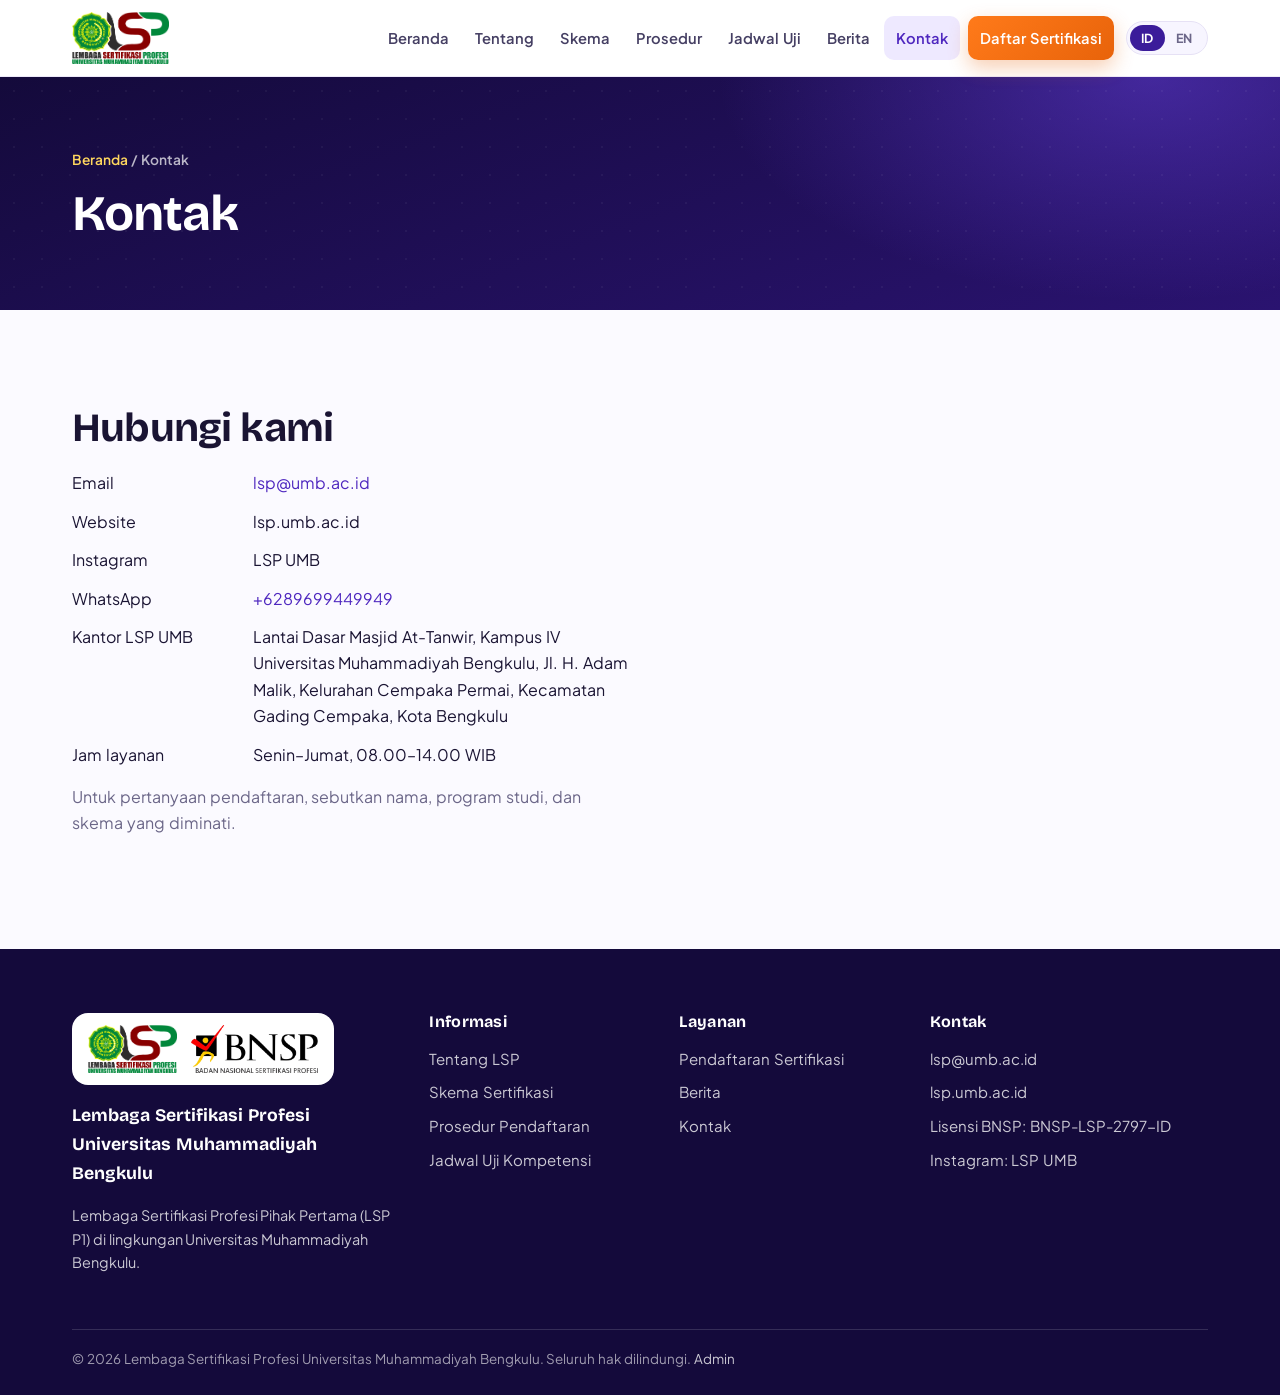
<file: kontak.html>
<!doctype html>
<html lang="id" data-lang="id">
<head>
<meta charset="utf-8">
<meta name="viewport" content="width=device-width,initial-scale=1">
<title>Kontak | LSP UMB</title>
<meta name="description" content="Kontak resmi LSP Universitas Muhammadiyah Bengkulu.">
<meta property="og:title" content="Kontak | LSP UMB">
<meta property="og:description" content="Kontak resmi LSP Universitas Muhammadiyah Bengkulu.">
<meta property="og:image" content="img/logo-lsp-umb.png">
<meta name="theme-color" content="#1B0B4D">
<link rel="icon" href="img/favicon.png">
<link rel="preload" href="fonts/plus-jakarta-sans-latin-wght-normal.woff2" as="font" type="font/woff2" crossorigin>
<link rel="preload" href="fonts/bricolage-grotesque-latin-wght-normal.woff2" as="font" type="font/woff2" crossorigin>
<link rel="stylesheet" href="css/style.css">
</head>
<body data-page="kontak" data-title-id="Kontak" data-title-en="Contact">
<div id="site-header"></div>
<main id="main">
<div class="page-head"><div class="wrap"><div class="crumbs"><a href="index.html"><span data-l="id">Beranda</span><span data-l="en">Home</span></a> / <span data-l="id">Kontak</span><span data-l="en">Contact</span></div><h1><span data-l="id">Kontak</span><span data-l="en">Contact</span></h1></div></div>
<section><div class="wrap"><div class="grid g2"><div><h2><span data-l="id">Hubungi kami</span><span data-l="en">Get in touch</span></h2><dl id="kontak-info" style="display:grid;grid-template-columns:auto 1fr;gap:12px 20px"></dl>
<p class="muted" data-l="id">Untuk pertanyaan pendaftaran, sebutkan nama, program studi, dan skema yang diminati.</p><p class="muted" data-l="en">For registration questions, include your name, study program and the scheme you are interested in.</p></div><div id="peta"></div></div></div></section>
</main>
<div id="site-footer"></div>
<script src="js/config.js"></script>
<script src="data/skema.js"></script>
<script src="data/elemen.js"></script>
<script src="js/app.js"></script>
<script src="js/pages.js"></script>
</body>
</html>
</file>
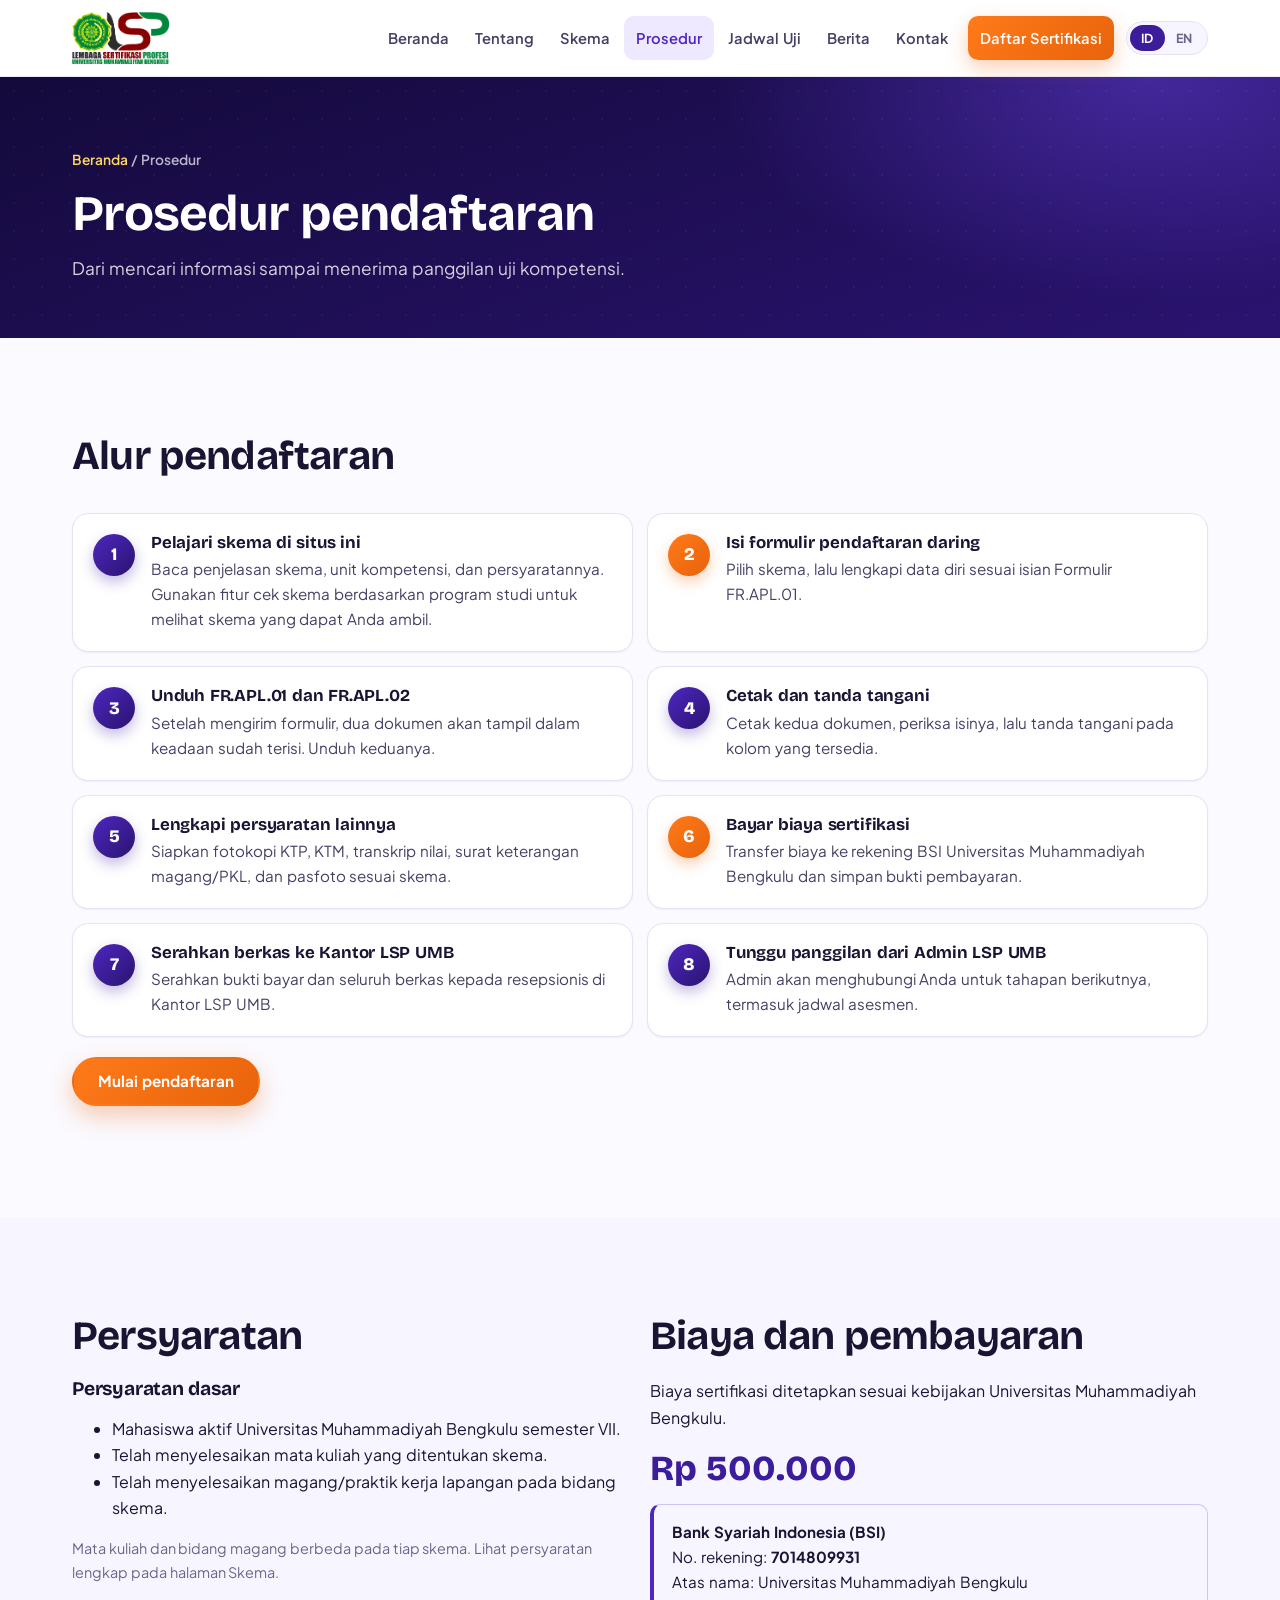
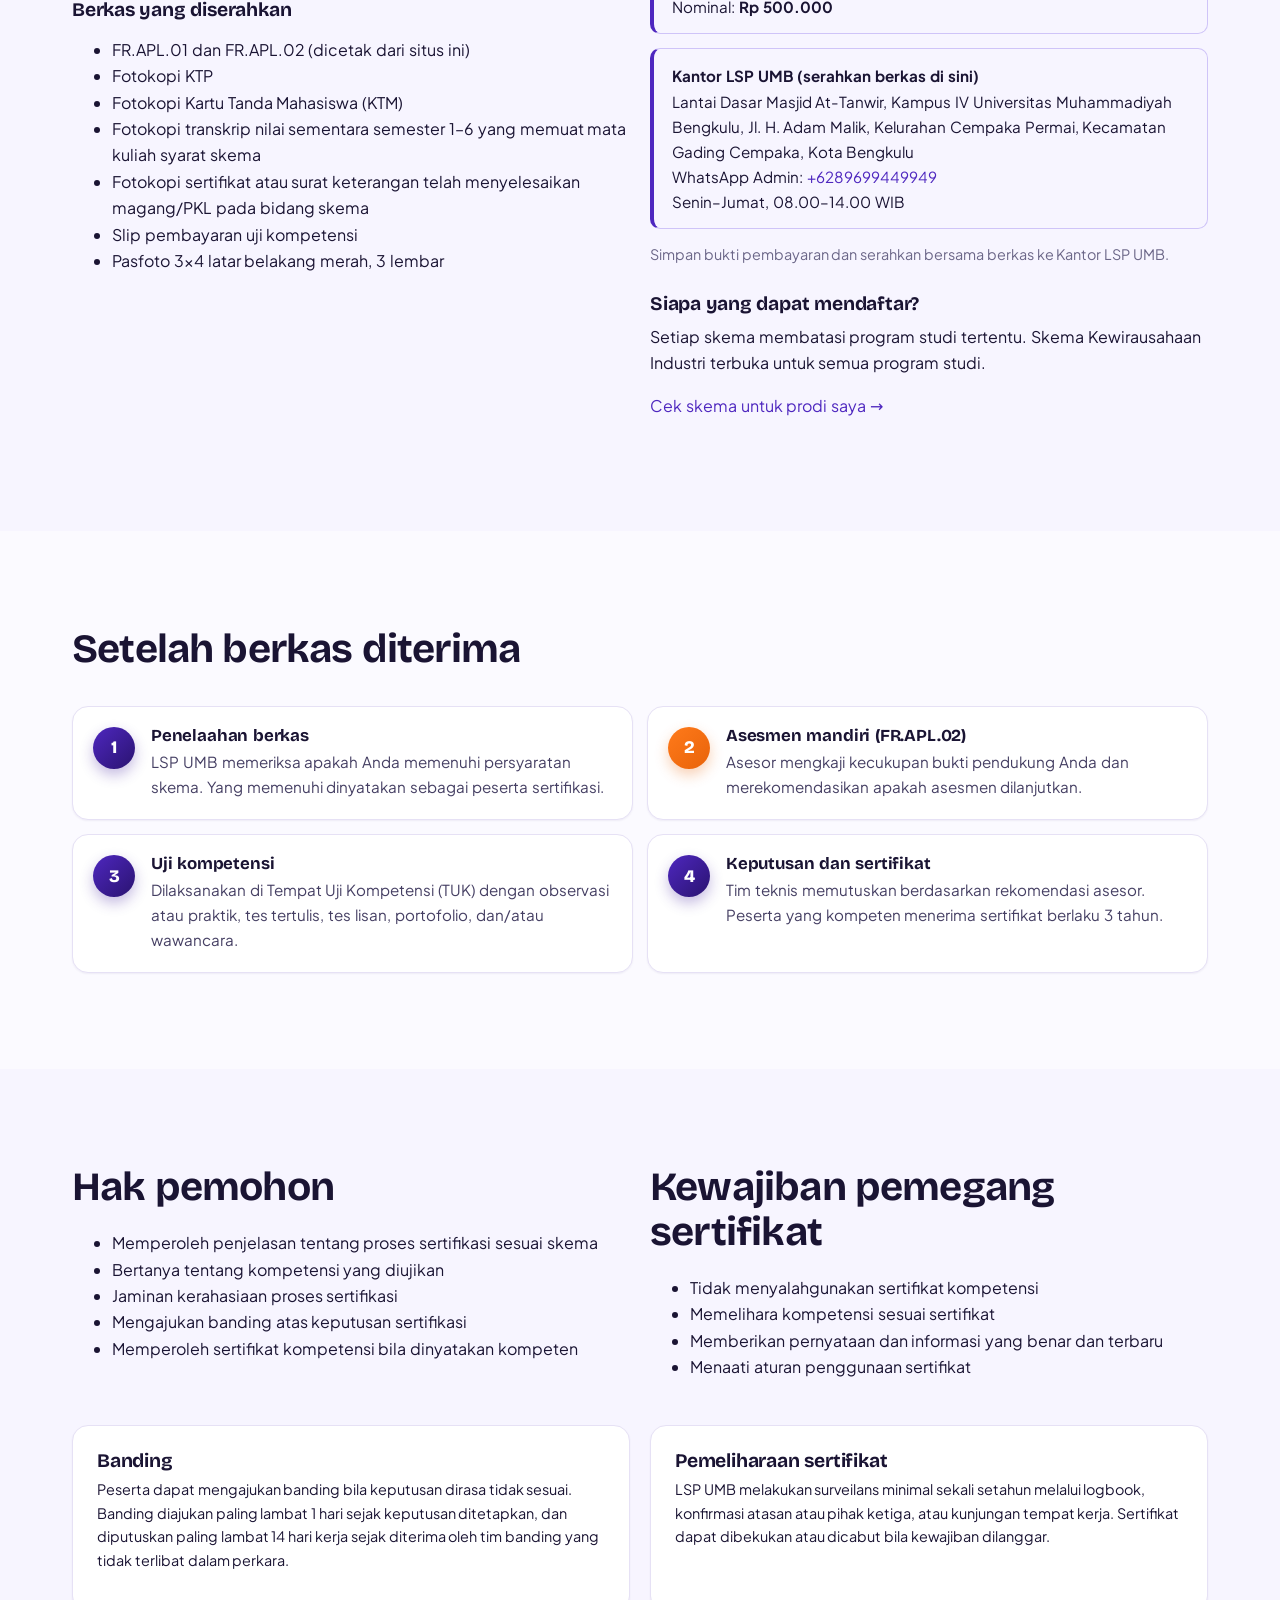
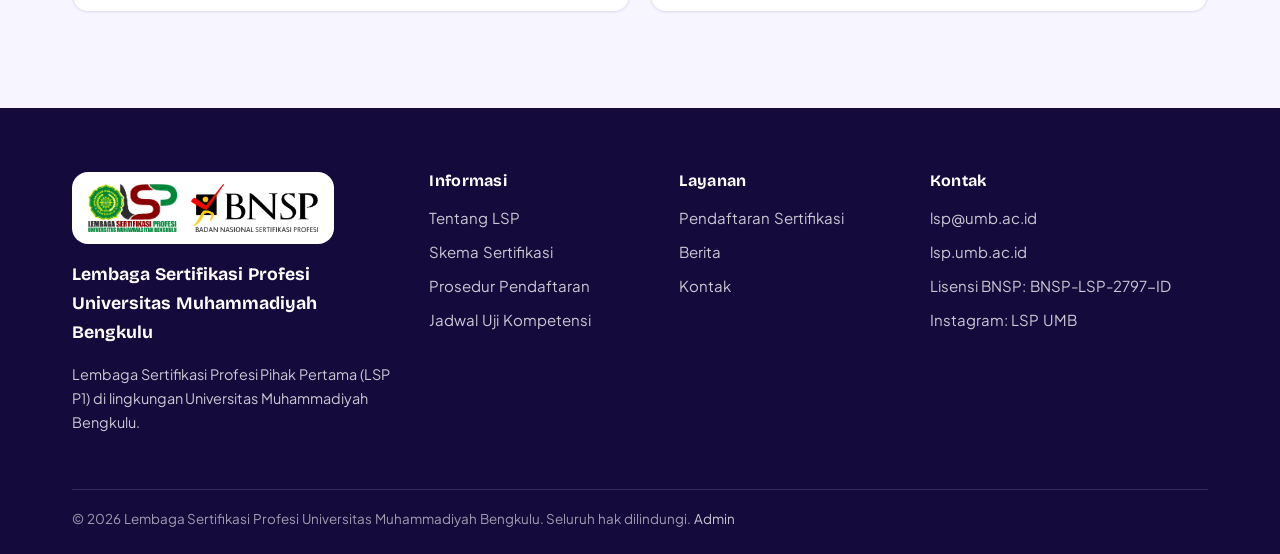
<file: prosedur.html>
<!doctype html>
<html lang="id" data-lang="id">
<head>
<meta charset="utf-8">
<meta name="viewport" content="width=device-width,initial-scale=1">
<title>Prosedur Pendaftaran | LSP UMB</title>
<meta name="description" content="Prosedur, persyaratan, biaya, dan ketentuan sertifikasi di LSP UMB.">
<meta property="og:title" content="Prosedur Pendaftaran | LSP UMB">
<meta property="og:description" content="Prosedur, persyaratan, biaya, dan ketentuan sertifikasi di LSP UMB.">
<meta property="og:image" content="img/logo-lsp-umb.png">
<meta name="theme-color" content="#1B0B4D">
<link rel="icon" href="img/favicon.png">
<link rel="preload" href="fonts/plus-jakarta-sans-latin-wght-normal.woff2" as="font" type="font/woff2" crossorigin>
<link rel="preload" href="fonts/bricolage-grotesque-latin-wght-normal.woff2" as="font" type="font/woff2" crossorigin>
<link rel="stylesheet" href="css/style.css">
</head>
<body data-page="prosedur" data-title-id="Prosedur Pendaftaran" data-title-en="Registration Procedure">
<div id="site-header"></div>
<main id="main">
<div class="page-head"><div class="wrap"><div class="crumbs"><a href="index.html"><span data-l="id">Beranda</span><span data-l="en">Home</span></a> / <span data-l="id">Prosedur</span><span data-l="en">Procedure</span></div><h1><span data-l="id">Prosedur pendaftaran</span><span data-l="en">Registration procedure</span></h1><p data-l="id">Dari mencari informasi sampai menerima panggilan uji kompetensi.</p><p data-l="en">From finding information to receiving your test call.</p></div></div>
<section><div class="wrap"><div class="sec-head"><h2><span data-l="id">Alur pendaftaran</span><span data-l="en">Registration flow</span></h2></div><ol class="steps"><li><h3><span data-l="id">Pelajari skema di situs ini</span><span data-l="en">Study the schemes on this site</span></h3><p><span data-l="id">Baca penjelasan skema, unit kompetensi, dan persyaratannya. Gunakan fitur cek skema berdasarkan program studi untuk melihat skema yang dapat Anda ambil.</span><span data-l="en">Read the scheme descriptions, units and requirements. Use the study-program checker to see which schemes you can take.</span></p></li><li><h3><span data-l="id">Isi formulir pendaftaran daring</span><span data-l="en">Fill in the online registration form</span></h3><p><span data-l="id">Pilih skema, lalu lengkapi data diri sesuai isian Formulir FR.APL.01.</span><span data-l="en">Choose a scheme and complete your personal data, following the FR.APL.01 form.</span></p></li><li><h3><span data-l="id">Unduh FR.APL.01 dan FR.APL.02</span><span data-l="en">Download FR.APL.01 and FR.APL.02</span></h3><p><span data-l="id">Setelah mengirim formulir, dua dokumen akan tampil dalam keadaan sudah terisi. Unduh keduanya.</span><span data-l="en">After submitting, both documents appear already filled in. Download both.</span></p></li><li><h3><span data-l="id">Cetak dan tanda tangani</span><span data-l="en">Print and sign</span></h3><p><span data-l="id">Cetak kedua dokumen, periksa isinya, lalu tanda tangani pada kolom yang tersedia.</span><span data-l="en">Print both documents, check them, and sign in the provided boxes.</span></p></li><li><h3><span data-l="id">Lengkapi persyaratan lainnya</span><span data-l="en">Complete the other requirements</span></h3><p><span data-l="id">Siapkan fotokopi KTP, KTM, transkrip nilai, surat keterangan magang/PKL, dan pasfoto sesuai skema.</span><span data-l="en">Prepare photocopies of ID, student card, transcript, internship certificate and photos as required by your scheme.</span></p></li><li><h3><span data-l="id">Bayar biaya sertifikasi</span><span data-l="en">Pay the certification fee</span></h3><p><span data-l="id">Transfer biaya ke rekening BSI Universitas Muhammadiyah Bengkulu dan simpan bukti pembayaran.</span><span data-l="en">Transfer the fee to the Universitas Muhammadiyah Bengkulu BSI account and keep the receipt.</span></p></li><li><h3><span data-l="id">Serahkan berkas ke Kantor LSP UMB</span><span data-l="en">Submit documents to the LSP UMB office</span></h3><p><span data-l="id">Serahkan bukti bayar dan seluruh berkas kepada resepsionis di Kantor LSP UMB.</span><span data-l="en">Hand the payment receipt and all documents to the receptionist at the LSP UMB office.</span></p></li><li><h3><span data-l="id">Tunggu panggilan dari Admin LSP UMB</span><span data-l="en">Wait for a call from LSP UMB admin</span></h3><p><span data-l="id">Admin akan menghubungi Anda untuk tahapan berikutnya, termasuk jadwal asesmen.</span><span data-l="en">The admin will contact you about the next stages, including the assessment schedule.</span></p></li></ol>
<p style="margin-top:20px"><a class="btn" href="daftar.html"><span data-l="id">Mulai pendaftaran</span><span data-l="en">Start registration</span></a></p></div></section>
<section class="alt"><div class="wrap"><div class="grid g2"><div><h2><span data-l="id">Persyaratan</span><span data-l="en">Requirements</span></h2>
<h3><span data-l="id">Persyaratan dasar</span><span data-l="en">Basic requirements</span></h3><ul><li><span data-l="id">Mahasiswa aktif Universitas Muhammadiyah Bengkulu semester VII.</span><span data-l="en">Active Universitas Muhammadiyah Bengkulu student in semester VII.</span></li><li><span data-l="id">Telah menyelesaikan mata kuliah yang ditentukan skema.</span><span data-l="en">Has completed the courses specified by the scheme.</span></li><li><span data-l="id">Telah menyelesaikan magang/praktik kerja lapangan pada bidang skema.</span><span data-l="en">Has completed an internship / field practice in the scheme's field.</span></li></ul>
<p class="small muted" data-l="id">Mata kuliah dan bidang magang berbeda pada tiap skema. Lihat persyaratan lengkap pada halaman Skema.</p><p class="small muted" data-l="en">Required courses and internship fields differ per scheme. See the Schemes page for the full requirements.</p>
<h3><span data-l="id">Berkas yang diserahkan</span><span data-l="en">Documents to submit</span></h3><ul><li>FR.APL.01 <span data-l="id">dan</span><span data-l="en">and</span> FR.APL.02 <span data-l="id">(dicetak dari situs ini)</span><span data-l="en">(printed from this site)</span></li><li><span data-l="id">Fotokopi KTP</span><span data-l="en">Photocopy of national ID (KTP)</span></li><li><span data-l="id">Fotokopi Kartu Tanda Mahasiswa (KTM)</span><span data-l="en">Photocopy of student card (KTM)</span></li><li><span data-l="id">Fotokopi transkrip nilai sementara semester 1–6 yang memuat mata kuliah syarat skema</span><span data-l="en">Photocopy of provisional transcript, semesters 1–6, showing the scheme's required courses</span></li><li><span data-l="id">Fotokopi sertifikat atau surat keterangan telah menyelesaikan magang/PKL pada bidang skema</span><span data-l="en">Photocopy of internship / field practice certificate or statement in the scheme's field</span></li><li><span data-l="id">Slip pembayaran uji kompetensi</span><span data-l="en">Payment slip for the competency test</span></li><li><span data-l="id">Pasfoto 3x4 latar belakang merah, 3 lembar</span><span data-l="en">Three 3x4 passport photos, red background</span></li></ul></div>
<div><h2><span data-l="id">Biaya dan pembayaran</span><span data-l="en">Fee and payment</span></h2><p data-l="id">Biaya sertifikasi ditetapkan sesuai kebijakan Universitas Muhammadiyah Bengkulu.</p><p data-l="en">The certification fee is set by Universitas Muhammadiyah Bengkulu policy.</p><p style="font:800 2.2rem var(--font-d);color:var(--v700);margin:.2em 0" id="biaya"></p><div id="rekening"></div><div id="kantor" style="margin-top:12px"></div>
<p class="small muted" data-l="id">Simpan bukti pembayaran dan serahkan bersama berkas ke Kantor LSP UMB.</p><p class="small muted" data-l="en">Keep your receipt and submit it with your documents at the LSP UMB office.</p>
<h3 style="margin-top:26px"><span data-l="id">Siapa yang dapat mendaftar?</span><span data-l="en">Who can apply?</span></h3><p data-l="id">Setiap skema membatasi program studi tertentu. Skema Kewirausahaan Industri terbuka untuk semua program studi.</p><p data-l="en">Each scheme is limited to specific study programs. The Industrial Entrepreneurship scheme is open to all programs.</p><p><a href="skema.html#cek"><span data-l="id">Cek skema untuk prodi saya →</span><span data-l="en">Find schemes for my program →</span></a></p></div></div></div></section>
<section><div class="wrap"><div class="sec-head"><h2><span data-l="id">Setelah berkas diterima</span><span data-l="en">After your documents are accepted</span></h2></div><ol class="steps cols">
<li><h3><span data-l="id">Penelaahan berkas</span><span data-l="en">File review</span></h3><p><span data-l="id">LSP UMB memeriksa apakah Anda memenuhi persyaratan skema. Yang memenuhi dinyatakan sebagai peserta sertifikasi.</span><span data-l="en">LSP UMB checks that you meet the scheme requirements. Those who do become certification participants.</span></p></li>
<li><h3><span data-l="id">Asesmen mandiri (FR.APL.02)</span><span data-l="en">Self-assessment (FR.APL.02)</span></h3><p><span data-l="id">Asesor mengkaji kecukupan bukti pendukung Anda dan merekomendasikan apakah asesmen dilanjutkan.</span><span data-l="en">The assessor reviews your supporting evidence and recommends whether assessment continues.</span></p></li>
<li><h3><span data-l="id">Uji kompetensi</span><span data-l="en">Competency test</span></h3><p><span data-l="id">Dilaksanakan di Tempat Uji Kompetensi (TUK) dengan observasi atau praktik, tes tertulis, tes lisan, portofolio, dan/atau wawancara.</span><span data-l="en">Held at a Competency Test Venue (TUK) using observation or practice, written and oral tests, portfolio and/or interview.</span></p></li>
<li><h3><span data-l="id">Keputusan dan sertifikat</span><span data-l="en">Decision and certificate</span></h3><p><span data-l="id">Tim teknis memutuskan berdasarkan rekomendasi asesor. Peserta yang kompeten menerima sertifikat berlaku 3 tahun.</span><span data-l="en">The technical team decides based on the assessor's recommendation. Competent participants receive a certificate valid for 3 years.</span></p></li></ol></div></section>
<section class="alt"><div class="wrap"><div class="grid g2"><div><h2><span data-l="id">Hak pemohon</span><span data-l="en">Applicant rights</span></h2><ul><li><span data-l="id">Memperoleh penjelasan tentang proses sertifikasi sesuai skema</span><span data-l="en">To receive an explanation of the certification process</span></li><li><span data-l="id">Bertanya tentang kompetensi yang diujikan</span><span data-l="en">To ask questions about the competencies assessed</span></li><li><span data-l="id">Jaminan kerahasiaan proses sertifikasi</span><span data-l="en">Confidentiality of the certification process</span></li><li><span data-l="id">Mengajukan banding atas keputusan sertifikasi</span><span data-l="en">To appeal the certification decision</span></li><li><span data-l="id">Memperoleh sertifikat kompetensi bila dinyatakan kompeten</span><span data-l="en">To receive a certificate if found competent</span></li></ul></div>
<div><h2><span data-l="id">Kewajiban pemegang sertifikat</span><span data-l="en">Certificate holder obligations</span></h2><ul><li><span data-l="id">Tidak menyalahgunakan sertifikat kompetensi</span><span data-l="en">Not misuse the certificate</span></li><li><span data-l="id">Memelihara kompetensi sesuai sertifikat</span><span data-l="en">Maintain the competence stated on the certificate</span></li><li><span data-l="id">Memberikan pernyataan dan informasi yang benar dan terbaru</span><span data-l="en">Provide true and current statements and information</span></li><li><span data-l="id">Menaati aturan penggunaan sertifikat</span><span data-l="en">Comply with certificate usage rules</span></li></ul></div></div>
<div class="grid g2" style="margin-top:28px"><div class="card"><h3><span data-l="id">Banding</span><span data-l="en">Appeals</span></h3><p class="small" data-l="id">Peserta dapat mengajukan banding bila keputusan dirasa tidak sesuai. Banding diajukan paling lambat 1 hari sejak keputusan ditetapkan, dan diputuskan paling lambat 14 hari kerja sejak diterima oleh tim banding yang tidak terlibat dalam perkara.</p><p class="small" data-l="en">Participants may appeal a decision they consider unfair. Appeals must be filed within 1 day of the decision and are decided within 14 working days by an appeals team uninvolved in the case.</p></div>
<div class="card"><h3><span data-l="id">Pemeliharaan sertifikat</span><span data-l="en">Certificate maintenance</span></h3><p class="small" data-l="id">LSP UMB melakukan surveilans minimal sekali setahun melalui logbook, konfirmasi atasan atau pihak ketiga, atau kunjungan tempat kerja. Sertifikat dapat dibekukan atau dicabut bila kewajiban dilanggar.</p><p class="small" data-l="en">LSP UMB conducts surveillance at least once a year via logbooks, supervisor or third-party confirmation, or workplace visits. Certificates may be suspended or revoked if obligations are breached.</p></div></div></div></section>
</main>
<div id="site-footer"></div>
<script src="js/config.js"></script>
<script src="data/skema.js"></script>
<script src="data/elemen.js"></script>
<script src="js/app.js"></script>
<script src="js/pages.js"></script>
</body>
</html>
</file>
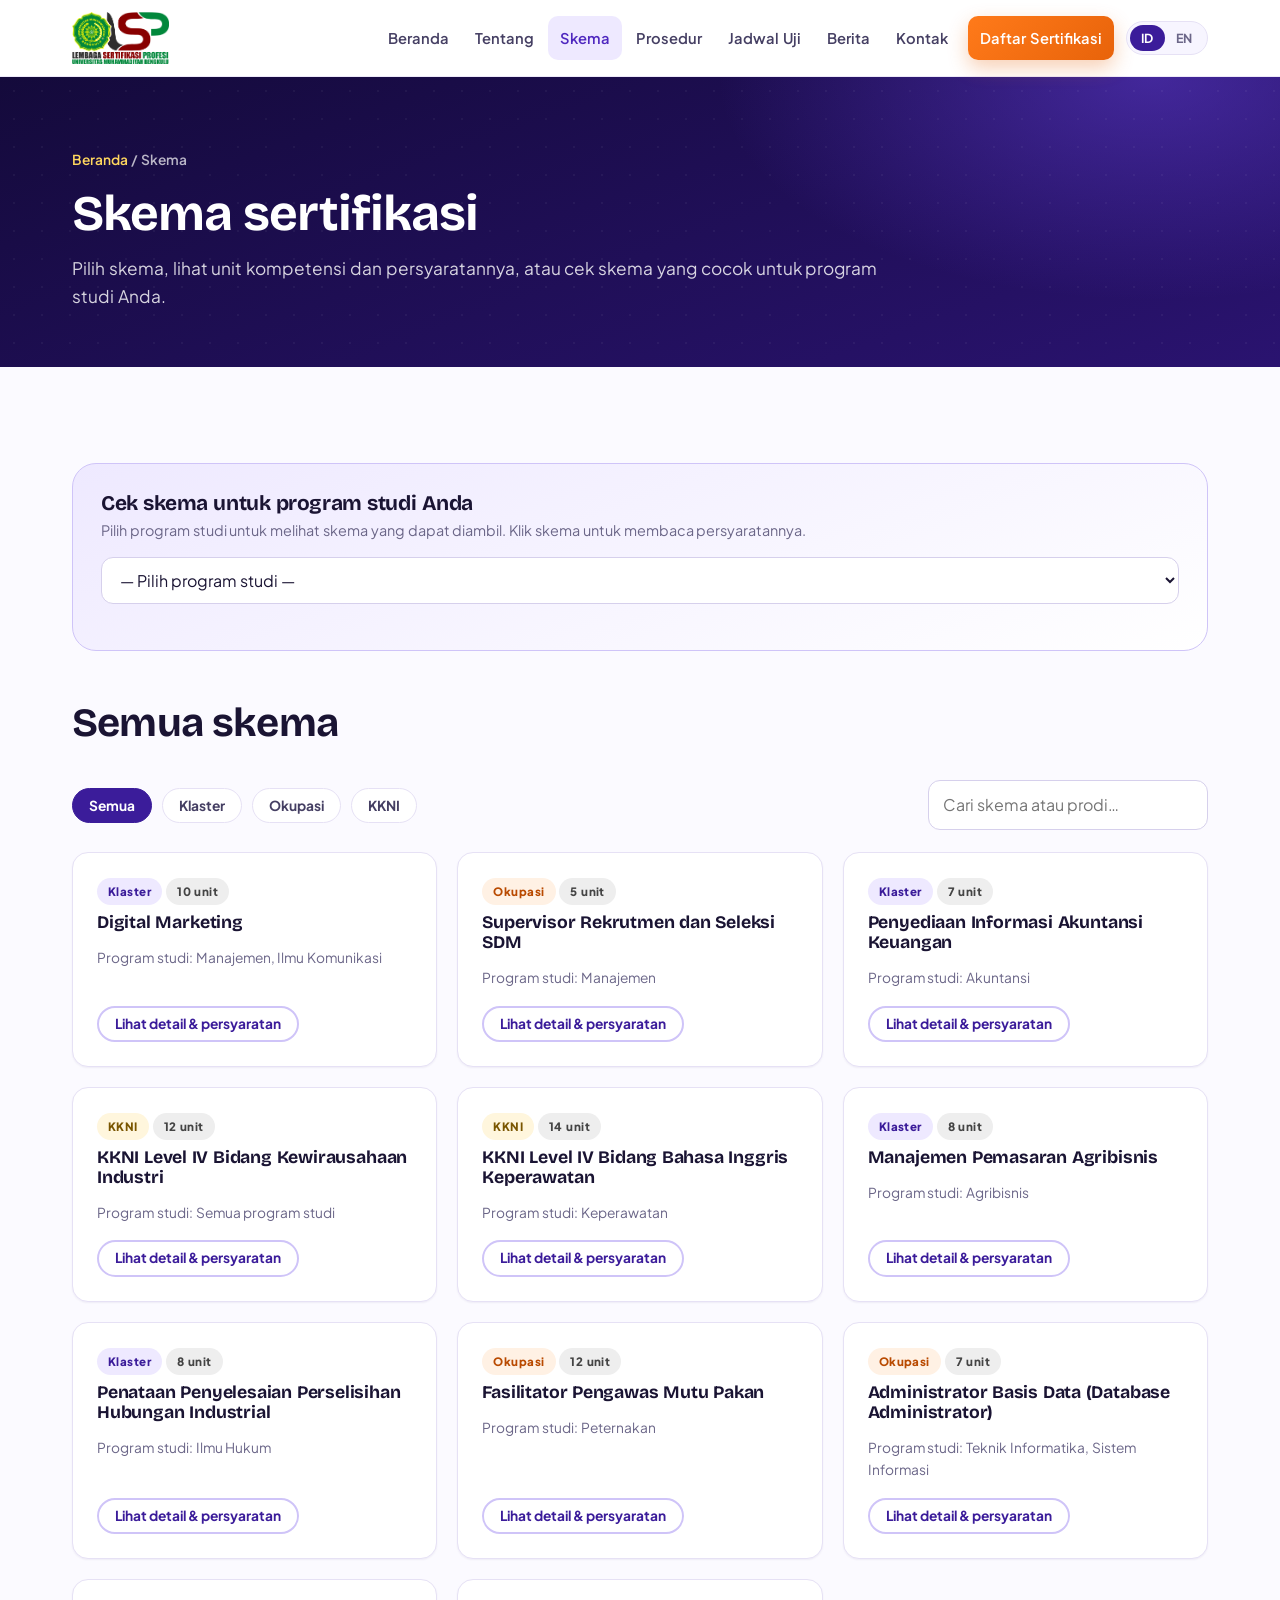
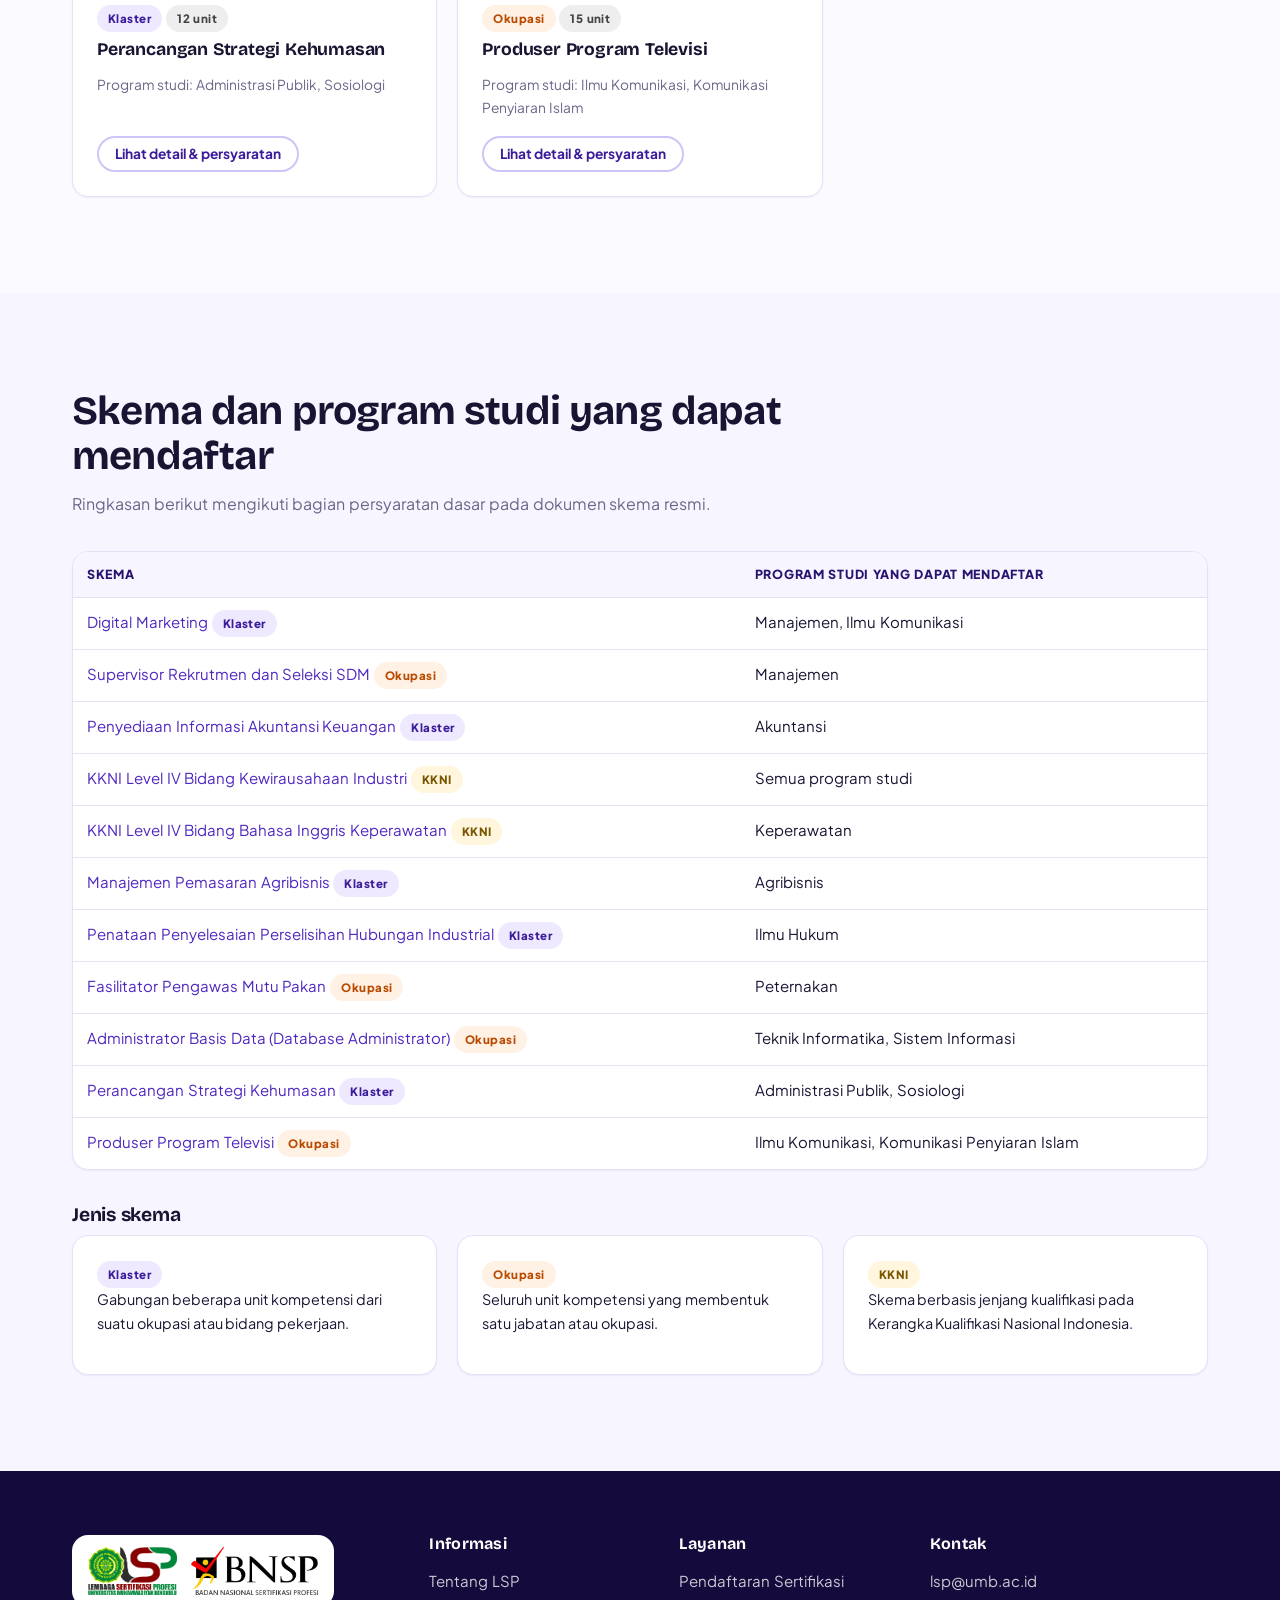
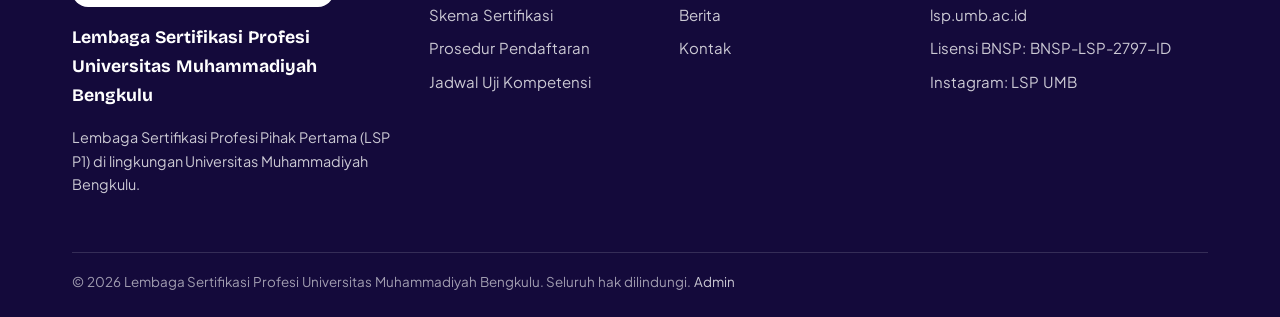
<file: skema.html>
<!doctype html>
<html lang="id" data-lang="id">
<head>
<meta charset="utf-8">
<meta name="viewport" content="width=device-width,initial-scale=1">
<title>Skema Sertifikasi | LSP UMB</title>
<meta name="description" content="11 skema sertifikasi LSP UMB: unit kompetensi, persyaratan, dan program studi yang dapat mendaftar.">
<meta property="og:title" content="Skema Sertifikasi | LSP UMB">
<meta property="og:description" content="11 skema sertifikasi LSP UMB: unit kompetensi, persyaratan, dan program studi yang dapat mendaftar.">
<meta property="og:image" content="img/logo-lsp-umb.png">
<meta name="theme-color" content="#1B0B4D">
<link rel="icon" href="img/favicon.png">
<link rel="preload" href="fonts/plus-jakarta-sans-latin-wght-normal.woff2" as="font" type="font/woff2" crossorigin>
<link rel="preload" href="fonts/bricolage-grotesque-latin-wght-normal.woff2" as="font" type="font/woff2" crossorigin>
<link rel="stylesheet" href="css/style.css">
</head>
<body data-page="skema" data-title-id="Skema Sertifikasi" data-title-en="Certification Schemes">
<div id="site-header"></div>
<main id="main">
<div class="page-head"><div class="wrap"><div class="crumbs"><a href="index.html"><span data-l="id">Beranda</span><span data-l="en">Home</span></a> / <span data-l="id">Skema</span><span data-l="en">Schemes</span></div><h1><span data-l="id">Skema sertifikasi</span><span data-l="en">Certification schemes</span></h1><p data-l="id">Pilih skema, lihat unit kompetensi dan persyaratannya, atau cek skema yang cocok untuk program studi Anda.</p><p data-l="en">Browse schemes, see their units and requirements, or check which fit your study program.</p></div></div>
<section id="cek" style="padding-bottom:20px"><div class="wrap"><div class="checker"><h2 style="font-size:1.3rem;margin-bottom:.2em"><span data-l="id">Cek skema untuk program studi Anda</span><span data-l="en">Find schemes for your study program</span></h2><p class="small muted" data-l="id">Pilih program studi untuk melihat skema yang dapat diambil. Klik skema untuk membaca persyaratannya.</p><p class="small muted" data-l="en">Select your study program to see the schemes you can take. Click a scheme to read its requirements.</p>
<div class="row"><label for="prodi-sel" class="sr" style="position:absolute;left:-9999px"><span data-l="id">Program studi</span><span data-l="en">Study program</span></label><select id="prodi-sel"></select></div><div class="result" id="prodi-result" aria-live="polite"></div></div></div></section>
<section style="padding-top:30px"><div class="wrap"><div class="sec-head"><h2><span data-l="id">Semua skema</span><span data-l="en">All schemes</span></h2></div>
<div class="toolbar"><button class="chip" data-f="all" aria-pressed="true"><span data-l="id">Semua</span><span data-l="en">All</span></button><button class="chip" data-f="Klaster" aria-pressed="false">Klaster</button><button class="chip" data-f="Okupasi" aria-pressed="false">Okupasi</button><button class="chip" data-f="KKNI" aria-pressed="false">KKNI</button>
<input id="q" type="search" style="max-width:280px;margin-left:auto" data-ph-id="Cari skema atau prodi…" data-ph-en="Search scheme or program…" placeholder="Cari skema atau prodi…" aria-label="Cari"></div>
<div class="grid g3" id="skema-list"></div></div></section>
<section class="alt"><div class="wrap"><div class="sec-head"><h2><span data-l="id">Skema dan program studi yang dapat mendaftar</span><span data-l="en">Schemes and eligible study programs</span></h2><p class="muted" data-l="id">Ringkasan berikut mengikuti bagian persyaratan dasar pada dokumen skema resmi.</p><p class="muted" data-l="en">The summary below follows the basic requirements section of each official scheme document.</p></div><div class="tbl-wrap" id="matrix"></div>
<h3 style="margin-top:34px"><span data-l="id">Jenis skema</span><span data-l="en">Scheme types</span></h3><div class="grid g3"><div class="card"><span class="tag">Klaster</span><p class="small" data-l="id">Gabungan beberapa unit kompetensi dari suatu okupasi atau bidang pekerjaan.</p><p class="small" data-l="en">A group of units of competency drawn from an occupation or field of work.</p></div><div class="card"><span class="tag okupasi">Okupasi</span><p class="small" data-l="id">Seluruh unit kompetensi yang membentuk satu jabatan atau okupasi.</p><p class="small" data-l="en">All units of competency that make up one job or occupation.</p></div><div class="card"><span class="tag kkni">KKNI</span><p class="small" data-l="id">Skema berbasis jenjang kualifikasi pada Kerangka Kualifikasi Nasional Indonesia.</p><p class="small" data-l="en">Scheme based on a qualification level of the Indonesian Qualifications Framework.</p></div></div></div></section>
</main>
<div id="site-footer"></div>
<script src="js/config.js"></script>
<script src="data/skema.js"></script>
<script src="data/elemen.js"></script>
<script src="js/app.js"></script>
<script src="js/pages.js"></script>
</body>
</html>
</file>
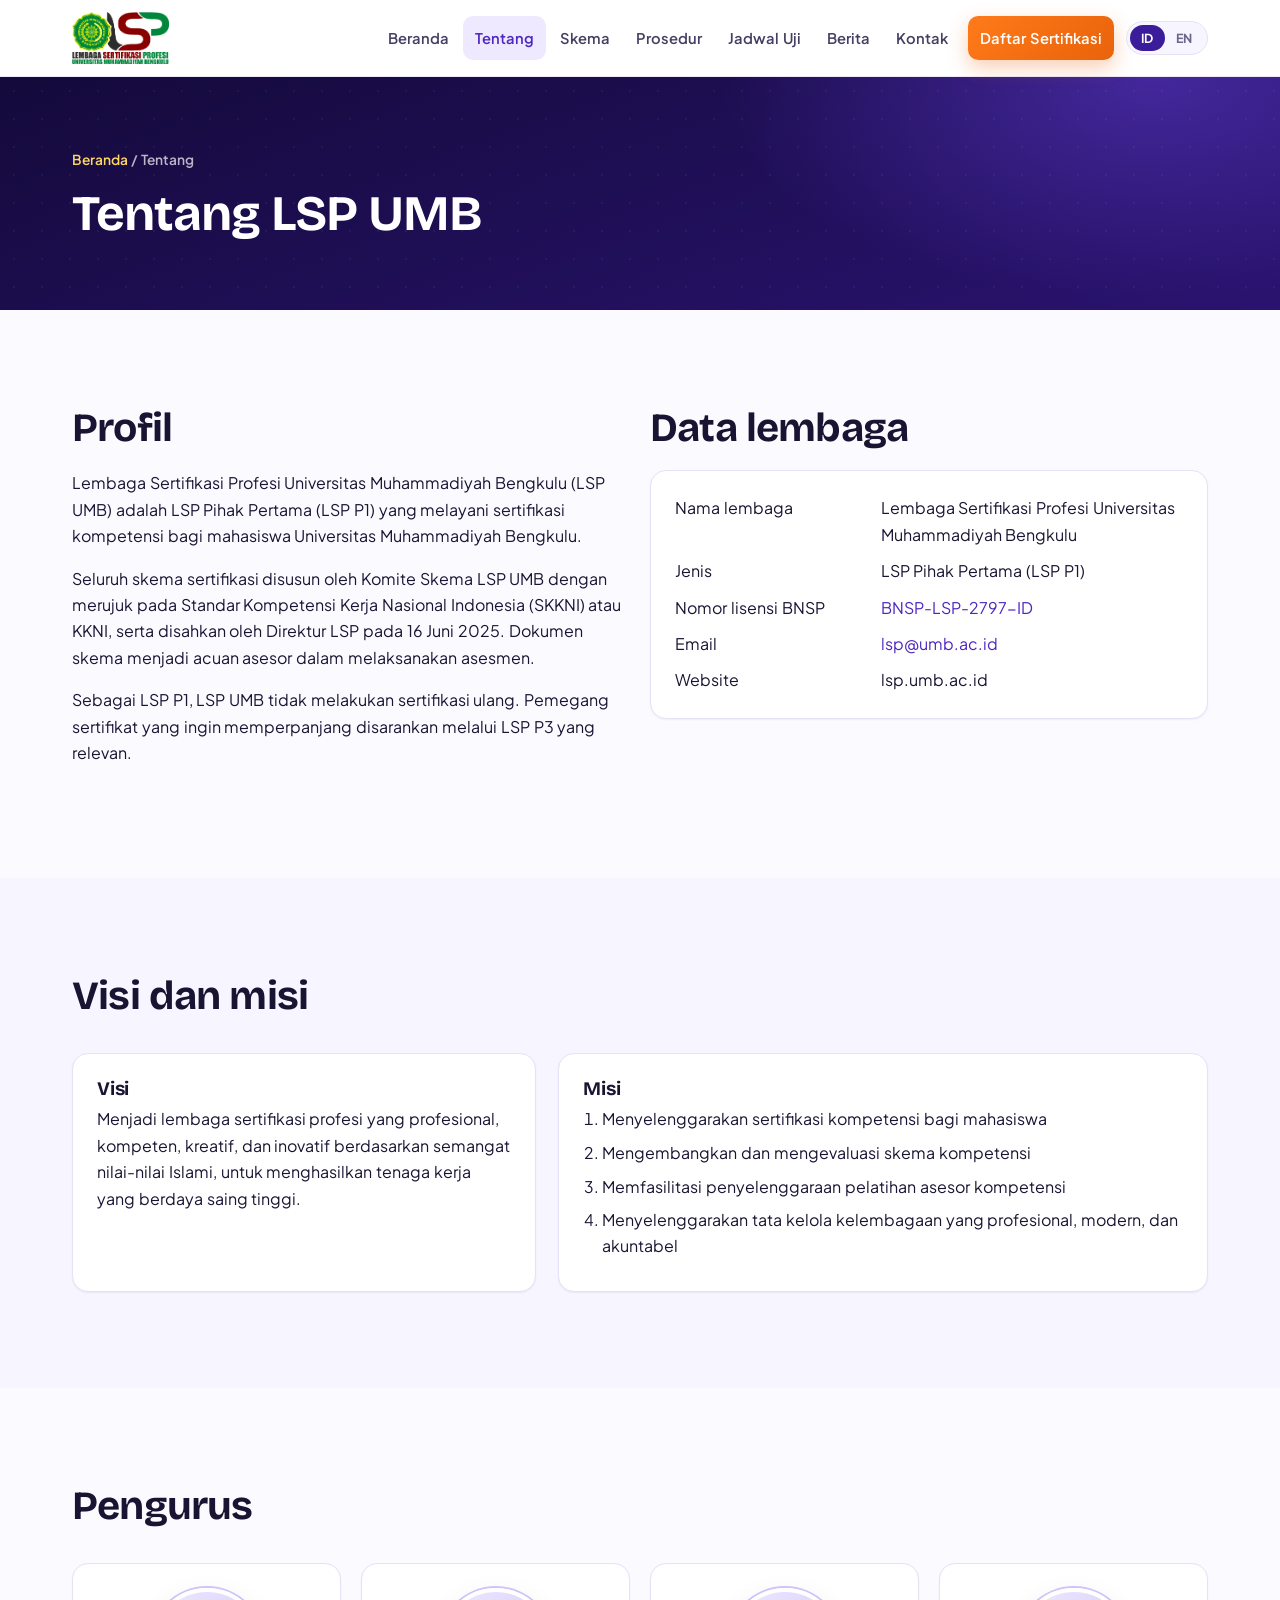
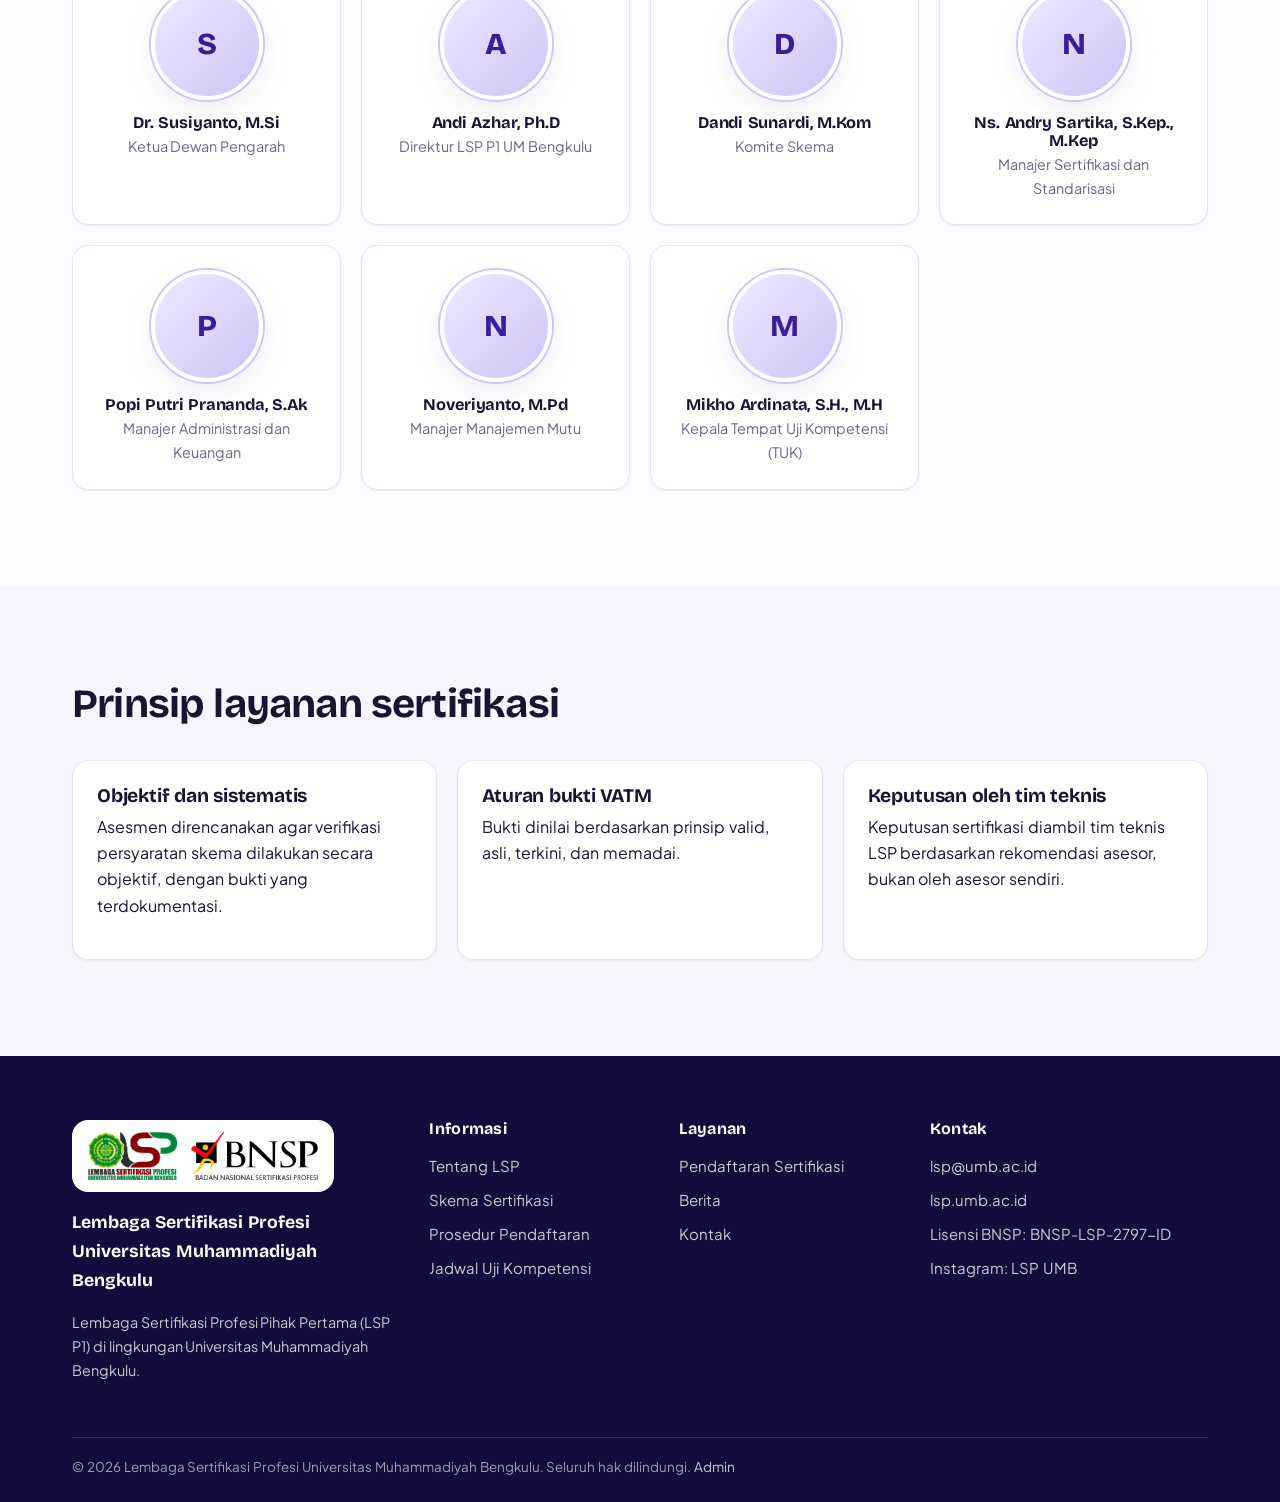
<file: tentang.html>
<!doctype html>
<html lang="id" data-lang="id">
<head>
<meta charset="utf-8">
<meta name="viewport" content="width=device-width,initial-scale=1">
<title>Tentang LSP UMB | LSP UMB</title>
<meta name="description" content="Profil, pengurus, dan dasar penyelenggaraan sertifikasi LSP Universitas Muhammadiyah Bengkulu.">
<meta property="og:title" content="Tentang LSP UMB | LSP UMB">
<meta property="og:description" content="Profil, pengurus, dan dasar penyelenggaraan sertifikasi LSP Universitas Muhammadiyah Bengkulu.">
<meta property="og:image" content="img/logo-lsp-umb.png">
<meta name="theme-color" content="#1B0B4D">
<link rel="icon" href="img/favicon.png">
<link rel="preload" href="fonts/plus-jakarta-sans-latin-wght-normal.woff2" as="font" type="font/woff2" crossorigin>
<link rel="preload" href="fonts/bricolage-grotesque-latin-wght-normal.woff2" as="font" type="font/woff2" crossorigin>
<link rel="stylesheet" href="css/style.css">
</head>
<body data-page="tentang" data-title-id="Tentang LSP UMB" data-title-en="About LSP UMB">
<div id="site-header"></div>
<main id="main">
<div class="page-head"><div class="wrap"><div class="crumbs"><a href="index.html"><span data-l="id">Beranda</span><span data-l="en">Home</span></a> / <span data-l="id">Tentang</span><span data-l="en">About</span></div><h1><span data-l="id">Tentang LSP UMB</span><span data-l="en">About LSP UMB</span></h1></div></div>
<section><div class="wrap"><div class="grid g2"><div><h2><span data-l="id">Profil</span><span data-l="en">Profile</span></h2>
<p data-l="id">Lembaga Sertifikasi Profesi Universitas Muhammadiyah Bengkulu (LSP UMB) adalah LSP Pihak Pertama (LSP P1) yang melayani sertifikasi kompetensi bagi mahasiswa Universitas Muhammadiyah Bengkulu.</p><p data-l="en">The Professional Certification Body of Universitas Muhammadiyah Bengkulu (LSP UMB) is a first-party LSP (LSP P1) serving competency certification for UMB students.</p>
<p data-l="id">Seluruh skema sertifikasi disusun oleh Komite Skema LSP UMB dengan merujuk pada Standar Kompetensi Kerja Nasional Indonesia (SKKNI) atau KKNI, serta disahkan oleh Direktur LSP pada 16 Juni 2025. Dokumen skema menjadi acuan asesor dalam melaksanakan asesmen.</p><p data-l="en">All certification schemes are developed by the LSP UMB Scheme Committee referring to Indonesian National Work Competency Standards (SKKNI) or KKNI, and were approved by the LSP Director on 16 June 2025. The scheme documents guide assessors during assessment.</p>
<p data-l="id">Sebagai LSP P1, LSP UMB tidak melakukan sertifikasi ulang. Pemegang sertifikat yang ingin memperpanjang disarankan melalui LSP P3 yang relevan.</p><p data-l="en">As an LSP P1, LSP UMB does not carry out recertification. Certificate holders who wish to renew are advised to go through a relevant LSP P3.</p>
<div id="tambahan"></div></div>
<div><h2><span data-l="id">Data lembaga</span><span data-l="en">Organization data</span></h2><div class="card"><dl id="legal" style="margin:0;display:grid;grid-template-columns:auto 1fr;gap:10px 16px"></dl></div></div></div></div></section>
<section class="alt" id="vm-sec"><div class="wrap"><div class="sec-head"><h2><span data-l="id">Visi dan misi</span><span data-l="en">Vision and mission</span></h2></div><div id="vm"></div></div></section>
<section><div class="wrap"><div class="sec-head"><h2><span data-l="id">Pengurus</span><span data-l="en">Management</span></h2></div><div id="pengurus"></div></div></section>
<section class="alt"><div class="wrap"><div class="sec-head"><h2><span data-l="id">Prinsip layanan sertifikasi</span><span data-l="en">Certification principles</span></h2></div><div class="grid g3">
<div class="card"><h3><span data-l="id">Objektif dan sistematis</span><span data-l="en">Objective and systematic</span></h3><p data-l="id">Asesmen direncanakan agar verifikasi persyaratan skema dilakukan secara objektif, dengan bukti yang terdokumentasi.</p><p data-l="en">Assessment is planned so scheme requirements are verified objectively with documented evidence.</p></div>
<div class="card"><h3><span data-l="id">Aturan bukti VATM</span><span data-l="en">VATM evidence rules</span></h3><p data-l="id">Bukti dinilai berdasarkan prinsip valid, asli, terkini, dan memadai.</p><p data-l="en">Evidence is judged as valid, authentic, current and sufficient.</p></div>
<div class="card"><h3><span data-l="id">Keputusan oleh tim teknis</span><span data-l="en">Decision by technical team</span></h3><p data-l="id">Keputusan sertifikasi diambil tim teknis LSP berdasarkan rekomendasi asesor, bukan oleh asesor sendiri.</p><p data-l="en">Certification decisions are made by the LSP technical team based on assessor recommendations, not by the assessor alone.</p></div></div></div></section>
<section id="galeri-sec"><div class="wrap"><div class="sec-head"><h2><span data-l="id">Galeri</span><span data-l="en">Gallery</span></h2></div><div id="galeri"></div></div></section>
</main>
<div id="site-footer"></div>
<script src="js/config.js"></script>
<script src="data/skema.js"></script>
<script src="data/elemen.js"></script>
<script src="js/app.js"></script>
<script src="js/pages.js"></script>
</body>
</html>
</file>
<file: css/style.css>
/* LSP UMB: sistem desain mengikuti situs B-ICON 2026 (violet, jingga, amber; Bricolage Grotesque + Plus Jakarta Sans). */
@font-face{font-family:"Bricolage Grotesque";font-style:normal;font-weight:200 800;font-display:swap;src:url("../fonts/bricolage-grotesque-latin-wght-normal.woff2") format("woff2")}
@font-face{font-family:"Plus Jakarta Sans";font-style:normal;font-weight:200 800;font-display:swap;src:url("../fonts/plus-jakarta-sans-latin-wght-normal.woff2") format("woff2")}
:root{
  --v950:#140A3B;--v900:#1B0B4D;--v800:#2A1370;--v700:#3B1C9A;--v600:#4E27BF;--v500:#6540DD;--v300:#A996F0;--v200:#CFC4F8;--v100:#EEE9FF;--v50:#F7F5FF;
  --o500:#FF7A1A;--o600:#E8630A;--o700:#B94A00;--a400:#FFC61A;--a300:#FFD75E;
  --ink:#1A1433;--ink2:#453F63;--muted:#6B6688;--line:#E6E1F5;--card:#fff;--bg:#FBFAFF;--green:#1FA463;--red:#E5332A;
  /* alias lama */
  --surface:#fff;--primary:var(--v700);--primary-d:var(--v800);--primary-soft:var(--v100);--accent:var(--o600);--accent-soft:#FFF1E4;--warn-bg:#FFF6DD;--warn-ink:#6b4a00;
  --r-sm:10px;--r:16px;--r-lg:24px;--radius:12px;--maxw:1200px;--header-h:76px;
  --shadow-sm:0 1px 2px rgba(35,15,100,.06);--shadow:0 1px 2px rgba(35,15,100,.06),0 10px 30px rgba(35,15,100,.08);--shadow-lg:0 30px 70px rgba(27,11,77,.28);
  --font-d:"Bricolage Grotesque","Plus Jakarta Sans",system-ui,-apple-system,"Segoe UI",sans-serif;
  --font-b:"Plus Jakarta Sans",system-ui,-apple-system,"Segoe UI",Roboto,sans-serif;
  --gut:clamp(16px,4vw,32px);
}
*{box-sizing:border-box}
html{scroll-behavior:smooth;-webkit-text-size-adjust:100%;scroll-padding-top:calc(var(--header-h) + 16px)}
body{margin:0;background:var(--bg);color:var(--ink);font:16px/1.65 var(--font-b);word-spacing:.05em;-webkit-font-smoothing:antialiased;text-rendering:optimizeLegibility}
h1,h2,h3,h4{font-family:var(--font-d);line-height:1.12;margin:0 0 .5em;color:var(--ink);font-weight:700;letter-spacing:-.02em}
h1{font-size:clamp(2.2rem,5vw,3.6rem)} h2{font-size:clamp(1.7rem,3.4vw,2.5rem)} h3{font-size:1.2rem;letter-spacing:-.01em} h4{font-size:1.02rem}
p{margin:0 0 1em} a{color:var(--v600);text-decoration:none} a:hover{text-decoration:underline;color:var(--v700)}
img{max-width:100%;height:auto}
.wrap{width:100%;max-width:var(--maxw);margin:0 auto;padding:0 var(--gut)}
[data-l]{display:none}
html[data-lang="id"] [data-l="id"],html[data-lang="en"] [data-l="en"]{display:revert}
html[data-lang="id"] span[data-l="id"],html[data-lang="en"] span[data-l="en"]{display:inline}
.skip{position:absolute;left:12px;top:-60px;background:var(--o500);color:#fff;padding:10px 16px;border-radius:10px;z-index:1000;font-weight:700;transition:top .2s}.skip:focus{top:12px}
:focus-visible{outline:3px solid var(--o500);outline-offset:3px;border-radius:6px}

/* header */
.topbar{display:none}
.site-header{position:sticky;top:0;z-index:90;background:rgba(255,255,255,.88);backdrop-filter:saturate(1.4) blur(14px);-webkit-backdrop-filter:saturate(1.4) blur(14px);border-bottom:1px solid rgba(78,39,191,.10)}
.site-header .wrap{display:flex;align-items:center;height:var(--header-h);gap:18px}
.brand{display:flex;align-items:center;gap:14px;text-decoration:none!important;color:var(--ink)!important;flex:none}
.brand img{height:52px;width:auto;display:block}
.brand small{display:block;font-family:var(--font-d);font-weight:800;font-size:1rem;line-height:1.05;color:var(--v800);letter-spacing:-.01em;max-width:190px}
.brand small b{display:block;font-family:var(--font-b);font-weight:700;font-size:.62rem;letter-spacing:.18em;color:var(--o600);margin-top:3px}
.nav{margin-left:auto;display:flex;align-items:center;gap:2px}
.nav a{padding:10px 12px;color:var(--ink2);font-weight:600;font-size:.92rem;border-radius:10px;text-decoration:none;white-space:nowrap}
.nav a:hover{background:var(--v50);color:var(--v700);text-decoration:none}
.nav a[aria-current="page"]{color:var(--v600);background:var(--v100)}
.nav .cta{background:linear-gradient(135deg,var(--o500),var(--o600));color:#fff!important;margin-left:6px;box-shadow:0 8px 20px rgba(232,99,10,.30)}
.nav .cta:hover{background:linear-gradient(135deg,var(--o500),var(--o600));color:#fff;filter:brightness(1.04)}
.lang{display:inline-flex;background:var(--v50);border:1px solid var(--line);border-radius:999px;padding:3px;margin-left:10px}
.lang button{border:0;background:none;padding:5px 11px;border-radius:999px;font:700 .78rem var(--font-b);letter-spacing:.04em;color:var(--muted);cursor:pointer}
.lang button[aria-pressed="true"]{background:var(--v700);color:#fff}
.burger{display:none;margin-left:auto;width:44px;height:44px;border-radius:12px;border:1px solid var(--line);background:#fff;cursor:pointer;align-items:center;justify-content:center;flex-direction:column}
.burger span{display:block;width:20px;height:2px;background:var(--v800);margin:2.5px 0;border-radius:2px}
@media (max-width:1060px){
  .burger{display:flex}
  .nav{display:none;position:absolute;left:0;right:0;top:100%;background:#fff;border-bottom:1px solid var(--line);box-shadow:0 20px 40px rgba(35,15,100,.12);flex-direction:column;align-items:stretch;padding:10px var(--gut) 18px;margin:0}
  .nav.open{display:flex}.nav a{padding:13px 12px}.nav .cta{margin:8px 0 0;text-align:center}
  .lang{margin:12px 0 0;align-self:flex-start}
}
@media (max-width:520px){.brand small{display:none}}
.notice{background:linear-gradient(90deg,var(--o600),var(--o500) 40%,var(--a400));color:#1a0b00;font-size:.9rem;font-weight:600;text-align:center}
.notice .wrap{padding-top:8px;padding-bottom:8px}

/* sections */
section{padding:clamp(56px,8vw,96px) 0}
section.alt{background:var(--v50)}
section.dark{background:radial-gradient(900px 400px at 80% 0,rgba(101,64,221,.45),transparent 60%),var(--v900);color:#fff}
section.dark h2,section.dark h3{color:#fff}
.eyebrow{display:flex;align-items:center;gap:10px;font-size:.78rem;letter-spacing:.14em;text-transform:uppercase;color:var(--o600);font-weight:800;margin-bottom:12px}
.eyebrow::before{content:"";width:26px;height:3px;border-radius:2px;background:var(--o500);flex:none}
.dark .eyebrow,.hero .eyebrow,.page-head .eyebrow{color:var(--a400)}
.lead{font-size:1.15rem;color:var(--ink2);max-width:62ch}
.sec-head{margin-bottom:34px;max-width:820px}
.sec-head h2{margin-bottom:.3em}

/* hero (beranda) */
.hero{position:relative;overflow:hidden;color:#fff;padding:clamp(48px,7vw,96px) 0 clamp(56px,8vw,104px);
  background:radial-gradient(900px 520px at 85% 10%,rgba(101,64,221,.55),transparent 62%),radial-gradient(600px 400px at 0 100%,rgba(255,122,26,.16),transparent 60%),linear-gradient(160deg,var(--v950),var(--v800) 70%,#3B1C9A)}
.hero::before{content:"";position:absolute;inset:0;background-image:radial-gradient(rgba(255,255,255,.10) 1.2px,transparent 1.4px);background-size:28px 28px;opacity:.55;mask-image:linear-gradient(90deg,#000,transparent 70%);-webkit-mask-image:linear-gradient(90deg,#000,transparent 70%);pointer-events:none}
.hero .wrap{position:relative;display:grid;grid-template-columns:1.2fr .8fr;gap:48px;align-items:center}
.hero h1{color:#fff;margin-bottom:.35em}
.hero h1 em{font-style:normal;color:var(--a400)}
.hero .lead{color:rgba(255,255,255,.86)}
.pill{display:inline-flex;align-items:center;gap:8px;padding:8px 16px;border-radius:999px;background:rgba(255,255,255,.08);border:1px solid rgba(255,255,255,.22);color:#fff;font-weight:600;font-size:.86rem}
.pills{display:flex;flex-wrap:wrap;gap:10px;margin:22px 0 4px}
.hero .actions{display:flex;flex-wrap:wrap;gap:12px;margin-top:26px}
.stats{display:flex;flex-wrap:wrap;gap:12px;margin-top:34px}
.stat{min-width:120px;padding:14px 18px;border-radius:var(--r);background:rgba(255,255,255,.08);border:1px solid rgba(255,255,255,.2)}
.stat b{display:block;font:800 1.5rem/1.1 var(--font-d);color:#fff}
.stat b a{color:var(--a400)}.stat b a:hover{color:#fff}
.stat>span{display:block;font-size:.72rem;font-weight:700;letter-spacing:.1em;text-transform:uppercase;color:rgba(255,255,255,.68);margin-top:6px}
.stat.wide b{font-size:1.15rem}
.hero-visual{position:relative;padding:18px 18px 34px}
.hero-visual::before{content:"";position:absolute;inset:0;border:2px dashed rgba(255,198,26,.65);border-radius:230px 230px 28px 28px;pointer-events:none}
.hero-arch{border-radius:210px 210px 18px 18px;overflow:hidden;aspect-ratio:4/4.6;background:var(--v800);box-shadow:var(--shadow-lg)}
.hero-arch img{width:100%;height:100%;object-fit:cover;object-position:22% 50%;display:block}
.hero-logos{position:absolute;left:50%;bottom:0;width:max-content;max-width:calc(100% - 8px);transform:translateX(-50%);display:flex;align-items:center;gap:22px;background:#fff;border-radius:var(--r);padding:12px 22px;box-shadow:0 14px 34px rgba(20,10,59,.35);white-space:nowrap}
.hero-logos img{height:56px;width:auto;display:block}
@media (max-width:520px){.hero-logos{gap:14px;padding:10px 16px}.hero-logos img{height:42px}}
@media (max-width:900px){.hero .wrap{grid-template-columns:1fr;gap:34px}}

/* banner halaman dalam */
.page-head{position:relative;overflow:hidden;color:#fff;padding:clamp(40px,6vw,72px) 0 clamp(36px,5vw,56px);background:radial-gradient(700px 360px at 90% 0,rgba(101,64,221,.5),transparent 62%),linear-gradient(160deg,var(--v950),var(--v800))}
.page-head::before{content:"";position:absolute;inset:0;background-image:radial-gradient(rgba(255,255,255,.09) 1.2px,transparent 1.4px);background-size:28px 28px;opacity:.5;pointer-events:none}
.page-head .wrap{position:relative}
.page-head h1{color:#fff;font-size:clamp(2rem,4.6vw,3.1rem);margin-bottom:.25em}
.page-head p{max-width:64ch;color:rgba(255,255,255,.82);margin:0;font-size:1.08rem}
.crumbs{font-size:.86rem;color:rgba(255,255,255,.7);margin-bottom:14px;font-weight:600}.crumbs a{color:var(--a300)}

/* buttons */
.btn{display:inline-flex;align-items:center;justify-content:center;gap:8px;padding:13px 24px;border-radius:999px;font:700 .95rem var(--font-b);border:2px solid transparent;text-decoration:none!important;cursor:pointer;line-height:1.2;color:#fff!important;background:linear-gradient(135deg,var(--o500),var(--o600));box-shadow:0 10px 24px rgba(232,99,10,.32);transition:transform .15s,box-shadow .2s,background .2s}
.btn:hover{transform:translateY(-2px);box-shadow:0 14px 30px rgba(232,99,10,.42);color:#fff}
.btn:active{transform:none}
.btn.ghost{background:transparent;color:var(--v700)!important;border-color:var(--v200);box-shadow:none}
.btn.ghost:hover{background:var(--v50);border-color:var(--v500);color:var(--v700)!important;box-shadow:none}
.hero .btn.ghost,.dark .btn.ghost,.page-head .btn.ghost{color:#fff!important;border-color:rgba(255,255,255,.4)}
.hero .btn.ghost:hover,.dark .btn.ghost:hover{background:rgba(255,255,255,.1);border-color:#fff}
.btn.small{padding:8px 16px;font-size:.86rem}
.btn[disabled]{opacity:.55;cursor:not-allowed;transform:none}
.btn.accent{background:linear-gradient(135deg,var(--v600),var(--v800));box-shadow:0 10px 24px rgba(59,28,154,.3)}

/* kartu & grid */
.grid{display:grid;gap:20px}.g2{grid-template-columns:repeat(2,1fr)}.g3{grid-template-columns:repeat(3,1fr)}.g4{grid-template-columns:repeat(4,1fr)}
@media (max-width:980px){.g3,.g4{grid-template-columns:repeat(2,1fr)}}
@media (max-width:640px){.g2,.g3,.g4{grid-template-columns:1fr}}
.card{background:var(--card);border:1px solid var(--line);border-radius:var(--r);padding:24px;box-shadow:var(--shadow-sm);transition:transform .2s,box-shadow .2s,border-color .2s}
.card h3{margin-bottom:.35em}
a.card:hover,.skema-card:hover{transform:translateY(-3px);box-shadow:var(--shadow);border-color:var(--v200)}
.tag{display:inline-block;font-size:.72rem;font-weight:800;letter-spacing:.04em;padding:4px 11px;border-radius:999px;background:var(--v100);color:var(--v700)}
.tag.okupasi{background:#FFF1E4;color:var(--o700)}.tag.kkni{background:#FFF6DD;color:#7a5600}
.muted{color:var(--muted)}.small{font-size:.9rem}
.alt .card{background:#fff}

/* langkah */
.steps{list-style:none;margin:0;padding:0;counter-reset:s;display:grid;gap:14px;grid-template-columns:repeat(2,1fr)}
@media (max-width:760px){.steps{grid-template-columns:1fr}}
.steps li{counter-increment:s;position:relative;background:#fff;border:1px solid var(--line);border-radius:var(--r);padding:20px 22px 20px 78px;box-shadow:var(--shadow-sm)}
.steps li::before{content:counter(s);position:absolute;left:20px;top:20px;width:42px;height:42px;border-radius:50%;background:linear-gradient(135deg,var(--v600),var(--v800));color:#fff;font:800 1.1rem var(--font-d);display:flex;align-items:center;justify-content:center;box-shadow:0 6px 14px rgba(59,28,154,.3)}
.steps li:nth-child(4n+2)::before{background:linear-gradient(135deg,var(--o500),var(--o600));box-shadow:0 6px 14px rgba(232,99,10,.3)}
.steps h3{font-size:1.05rem;margin:0 0 .2em}.steps p{margin:0;color:var(--ink2);font-size:.95rem}
.steps.cols{grid-template-columns:repeat(2,1fr)}

/* skema */
.skema-card{display:flex;flex-direction:column;gap:8px}
.skema-card h3{font-size:1.1rem}
.skema-card .meta{font-size:.86rem;color:var(--muted)}
.skema-card .go{margin-top:auto;padding-top:8px}
.toolbar{display:flex;flex-wrap:wrap;gap:10px;margin-bottom:22px;align-items:center}
.chip{border:1px solid var(--line);background:#fff;padding:8px 16px;border-radius:999px;cursor:pointer;font:700 .86rem var(--font-b);color:var(--ink2)}
.chip:hover{border-color:var(--v300)}
.chip[aria-pressed="true"]{background:var(--v700);color:#fff;border-color:var(--v700)}
.checker{background:linear-gradient(160deg,var(--v100),#fff);border:1px solid var(--v200);border-radius:var(--r-lg);padding:28px}
.checker .row{display:flex;flex-wrap:wrap;gap:10px;margin-top:12px}
input,select,textarea{font:inherit;color:var(--ink);background:#fff;border:1.5px solid #D6D0EC;border-radius:12px;padding:11px 14px;width:100%}
input:focus,select:focus,textarea:focus{outline:none;border-color:var(--v500);box-shadow:0 0 0 4px rgba(101,64,221,.15)}
.checker select{flex:1 1 260px;width:auto}
.result{margin-top:18px}

/* tabel */
.tbl-wrap{overflow-x:auto;border:1px solid var(--line);border-radius:var(--r);background:#fff;box-shadow:var(--shadow-sm)}
table.tbl{border-collapse:collapse;width:100%;font-size:.94rem}
.tbl th,.tbl td{padding:12px 14px;border-bottom:1px solid var(--line);text-align:left;vertical-align:top}
.tbl th{background:var(--v50);font-weight:800;font-size:.78rem;letter-spacing:.06em;text-transform:uppercase;color:var(--v800);white-space:nowrap}
.tbl tr:last-child td{border-bottom:0}
.kode{font-family:ui-monospace,Consolas,monospace;font-size:.84rem;white-space:nowrap;color:var(--v700)}

/* dialog */
dialog{border:0;border-radius:var(--r-lg);padding:0;max-width:880px;width:calc(100% - 24px);max-height:92vh;box-shadow:var(--shadow-lg);color:var(--ink)}
dialog::backdrop{background:rgba(20,10,59,.6);backdrop-filter:blur(3px)}
.dlg-head{position:sticky;top:0;background:#fff;border-bottom:1px solid var(--line);padding:20px 24px;display:flex;gap:12px;align-items:flex-start;justify-content:space-between;z-index:2}
.dlg-body{padding:24px}.dlg-close{border:1px solid var(--line);background:#fff;border-radius:999px;padding:7px 16px;cursor:pointer;font-weight:700;color:var(--v700)}
.dlg-body h3{margin-top:1.4em;font-size:1.08rem}.dlg-body ul,.dlg-body ol{padding-left:1.25em;margin:.3em 0 1em}
.facts{display:grid;grid-template-columns:repeat(auto-fit,minmax(180px,1fr));gap:12px;margin:14px 0 4px}
.facts div{background:var(--v50);border:1px solid var(--line);border-radius:var(--r-sm);padding:12px 14px}
.facts b{display:block;font-size:.72rem;color:var(--v600);text-transform:uppercase;letter-spacing:.1em}

/* jadwal & berita */
.sched{display:grid;gap:14px}
.sched-item{display:grid;grid-template-columns:96px 1fr auto;gap:18px;background:#fff;border:1px solid var(--line);border-left:4px solid var(--v500);border-radius:var(--r);padding:16px 20px;align-items:start;box-shadow:var(--shadow-sm)}
.date-box{text-align:center;border-right:1px solid var(--line);padding-right:16px}
.date-box .d{font:800 2.1rem/1 var(--font-d);color:var(--v700)}.date-box .m{font-size:.74rem;text-transform:uppercase;letter-spacing:.12em;color:var(--o600);font-weight:800}
.sched-item h3{font-size:1.08rem;margin:0 0 .2em}.sched-item p{margin:0;color:var(--ink2);font-size:.94rem}
.status{font-size:.7rem;font-weight:800;letter-spacing:.06em;text-transform:uppercase;padding:5px 12px;border-radius:999px;background:#E3F6EC;color:#0E7A47;white-space:nowrap}
.status.penuh,.status.dibatalkan{background:#FDE7E5;color:#B3261E}.status.selesai{background:#EEE9FF;color:var(--v700)}
@media (max-width:620px){.sched-item{grid-template-columns:68px 1fr;gap:12px}.sched-item .status{grid-column:2;justify-self:start}.date-box .d{font-size:1.6rem}}
.news-card{display:flex;flex-direction:column;overflow:hidden;padding:0}
.news-card .img{aspect-ratio:16/9;background:linear-gradient(135deg,var(--v700),var(--v500)) center/cover no-repeat}
.news-card .body{padding:20px 22px 22px;display:flex;flex-direction:column;gap:8px;flex:1}
.news-card time{font-size:.74rem;color:var(--o600);font-weight:800;letter-spacing:.1em;text-transform:uppercase}
.empty{border:1.5px dashed var(--v200);border-radius:var(--r);padding:30px;text-align:center;color:var(--muted);background:#fff}
.article{max-width:760px}.article img{border-radius:var(--r);margin:0 0 18px}.article .isi{white-space:pre-line;font-size:1.05rem}

/* orang & galeri */
.person{text-align:center}
.person .ph{width:112px;height:112px;border-radius:50%;margin:0 auto 14px;background:linear-gradient(135deg,var(--v100),var(--v200)) center/cover;display:flex;align-items:center;justify-content:center;color:var(--v700);font:800 1.9rem var(--font-d);border:4px solid #fff;box-shadow:0 0 0 2px var(--v200),var(--shadow)}
.person h3{font-size:1.02rem;margin-bottom:.15em}.person p{margin:0;color:var(--muted);font-size:.9rem}
.gallery{display:grid;grid-template-columns:repeat(auto-fill,minmax(230px,1fr));gap:14px}
.gallery figure{margin:0}.gallery img{width:100%;aspect-ratio:4/3;object-fit:cover;border-radius:var(--r);border:1px solid var(--line);display:block}
.gallery figcaption{font-size:.86rem;color:var(--muted);margin-top:6px}
.vm{display:grid;grid-template-columns:1fr 1.4fr;gap:22px}@media (max-width:760px){.vm{grid-template-columns:1fr}}
.vm ol{margin:0;padding-left:1.2em}.vm li{margin-bottom:.45em}

/* formulir */
.form-card{background:#fff;border:1px solid var(--line);border-radius:var(--r-lg);padding:28px;margin-bottom:22px;box-shadow:var(--shadow-sm)}
.form-card legend,.form-card h2{font:800 1.3rem var(--font-d);padding:0;margin:0 0 4px;letter-spacing:-.01em}
.form-card .sub{color:var(--muted);margin:0 0 18px;font-size:.95rem}
fieldset{border:0;margin:0;padding:0;min-width:0}
.fgrid{display:grid;grid-template-columns:repeat(2,1fr);gap:16px 20px}@media (max-width:700px){.fgrid{grid-template-columns:1fr}}
.field{display:flex;flex-direction:column;gap:6px}.field.full{grid-column:1/-1}
.field label,.field .lbl{font-weight:700;font-size:.9rem;color:var(--ink)}.field .hint{font-size:.82rem;color:var(--muted)}
.req::after{content:" *";color:var(--o600)}
.radios{display:flex;gap:18px;padding-top:4px}.radios label{font-weight:500;display:flex;gap:7px;align-items:center}.radios input{width:auto}
.check{display:flex;gap:10px;align-items:flex-start}.check input{width:auto;margin-top:5px;accent-color:var(--v600)}
.hp{position:absolute;left:-9999px;height:0;overflow:hidden}
.err{color:#B3261E;font-size:.86rem;min-height:1em}
.alert{padding:14px 18px;border-radius:var(--r-sm);border:1px solid;border-left-width:4px;margin:14px 0;font-size:.95rem}
.alert.info{background:var(--v50);border-color:var(--v200);border-left-color:var(--v600)}
.alert.warn{background:#FFF6EB;border-color:#FFD9B3;border-left-color:var(--o500);color:#6b3a00}
.alert.bad{background:#FDECEA;border-color:#F5C2BD;border-left-color:var(--red);color:#7a1d17}
.skema-info{background:var(--v50);border:1px solid var(--line);border-radius:var(--r-sm);padding:14px 16px;margin-top:6px;font-size:.93rem}
.cta-band{display:flex;flex-wrap:wrap;gap:20px;justify-content:space-between;align-items:center;background:radial-gradient(500px 240px at 90% 0,rgba(101,64,221,.5),transparent 60%),linear-gradient(160deg,var(--v900),var(--v700));color:#fff;border-radius:var(--r-lg);padding:36px 40px;box-shadow:var(--shadow-lg)}
.cta-band h3{color:#fff;font-size:1.5rem;margin:0}.cta-band p{color:rgba(255,255,255,.8);margin:.4em 0 0}

/* footer */
.site-footer{position:relative;overflow:hidden;background:var(--v950);color:rgba(255,255,255,.78);padding:64px 0 24px;margin-top:0}
.site-footer a{color:rgba(255,255,255,.78)}.site-footer a:hover{color:#fff;text-decoration:none}
.site-footer h4{color:#fff;font-family:var(--font-d);font-size:1rem;letter-spacing:.02em;margin-bottom:1em}
.fcols{display:grid;grid-template-columns:1.5fr 1fr 1fr 1.3fr;gap:36px}@media (max-width:900px){.fcols{grid-template-columns:1fr 1fr}}@media (max-width:540px){.fcols{grid-template-columns:1fr}}
.site-footer ul{list-style:none;margin:0;padding:0}.site-footer li{margin-bottom:9px;font-size:.94rem}
.flogos{display:flex;gap:14px;align-items:center;margin-bottom:16px;background:#fff;border-radius:var(--r);padding:12px 16px;width:max-content;max-width:100%}.flogos img{height:48px;width:auto}
.site-footer strong{color:#fff;font-family:var(--font-d);font-size:1.1rem}
.copy{border-top:1px solid rgba(255,255,255,.14);margin-top:40px;padding-top:18px;font-size:.84rem;color:rgba(255,255,255,.6)}
.loading{color:var(--muted);padding:14px 0}
@media print{.topbar,.site-header,.site-footer,.no-print{display:none!important}body{background:#fff}}
.only-embedded{display:none}.embedded .only-embedded{display:inline-block}
.embedded .topbar{display:none}
@media (prefers-reduced-motion:reduce){*{transition:none!important;scroll-behavior:auto!important}}

.cta-band .btn.ghost{color:#fff!important;border-color:rgba(255,255,255,.4)}.cta-band .btn.ghost:hover{background:rgba(255,255,255,.1);border-color:#fff}
</file>
<file: css/apl.css>
.apl-doc{font-family:Arial,Helvetica,sans-serif;font-size:10.5pt;color:#000;background:#fff;line-height:1.35}
.apl-doc p{margin:.55em 0 .3em}
.apl-title{font:700 13pt Arial,sans-serif;margin:0 0 .8em;color:#000}
.apl-table{border-collapse:collapse;width:100%;table-layout:fixed;margin:.25em 0}
.apl-table td{border:1px solid #000;padding:3px 6px;vertical-align:top;word-wrap:break-word}
.apl-table td.h{background:#e7e6e6}.apl-table td.c{text-align:center}
.apl-table tr{break-inside:avoid}.apl-table.keep{break-inside:avoid}
.apl-gap{margin:.2em 0}
.apl-foot{font-size:7pt;color:#666;margin-top:1.2em}
.apl-sheet{background:#fff;border:1px solid var(--line,#ddd);padding:20px;margin-bottom:22px;overflow-x:auto}
.apl-sheet .apl-doc{min-width:640px}
@media print{.apl-sheet{border:0;padding:0;margin:0;page-break-after:always}.apl-doc{font-size:10pt}@page{size:A4;margin:18mm}}
</file>
